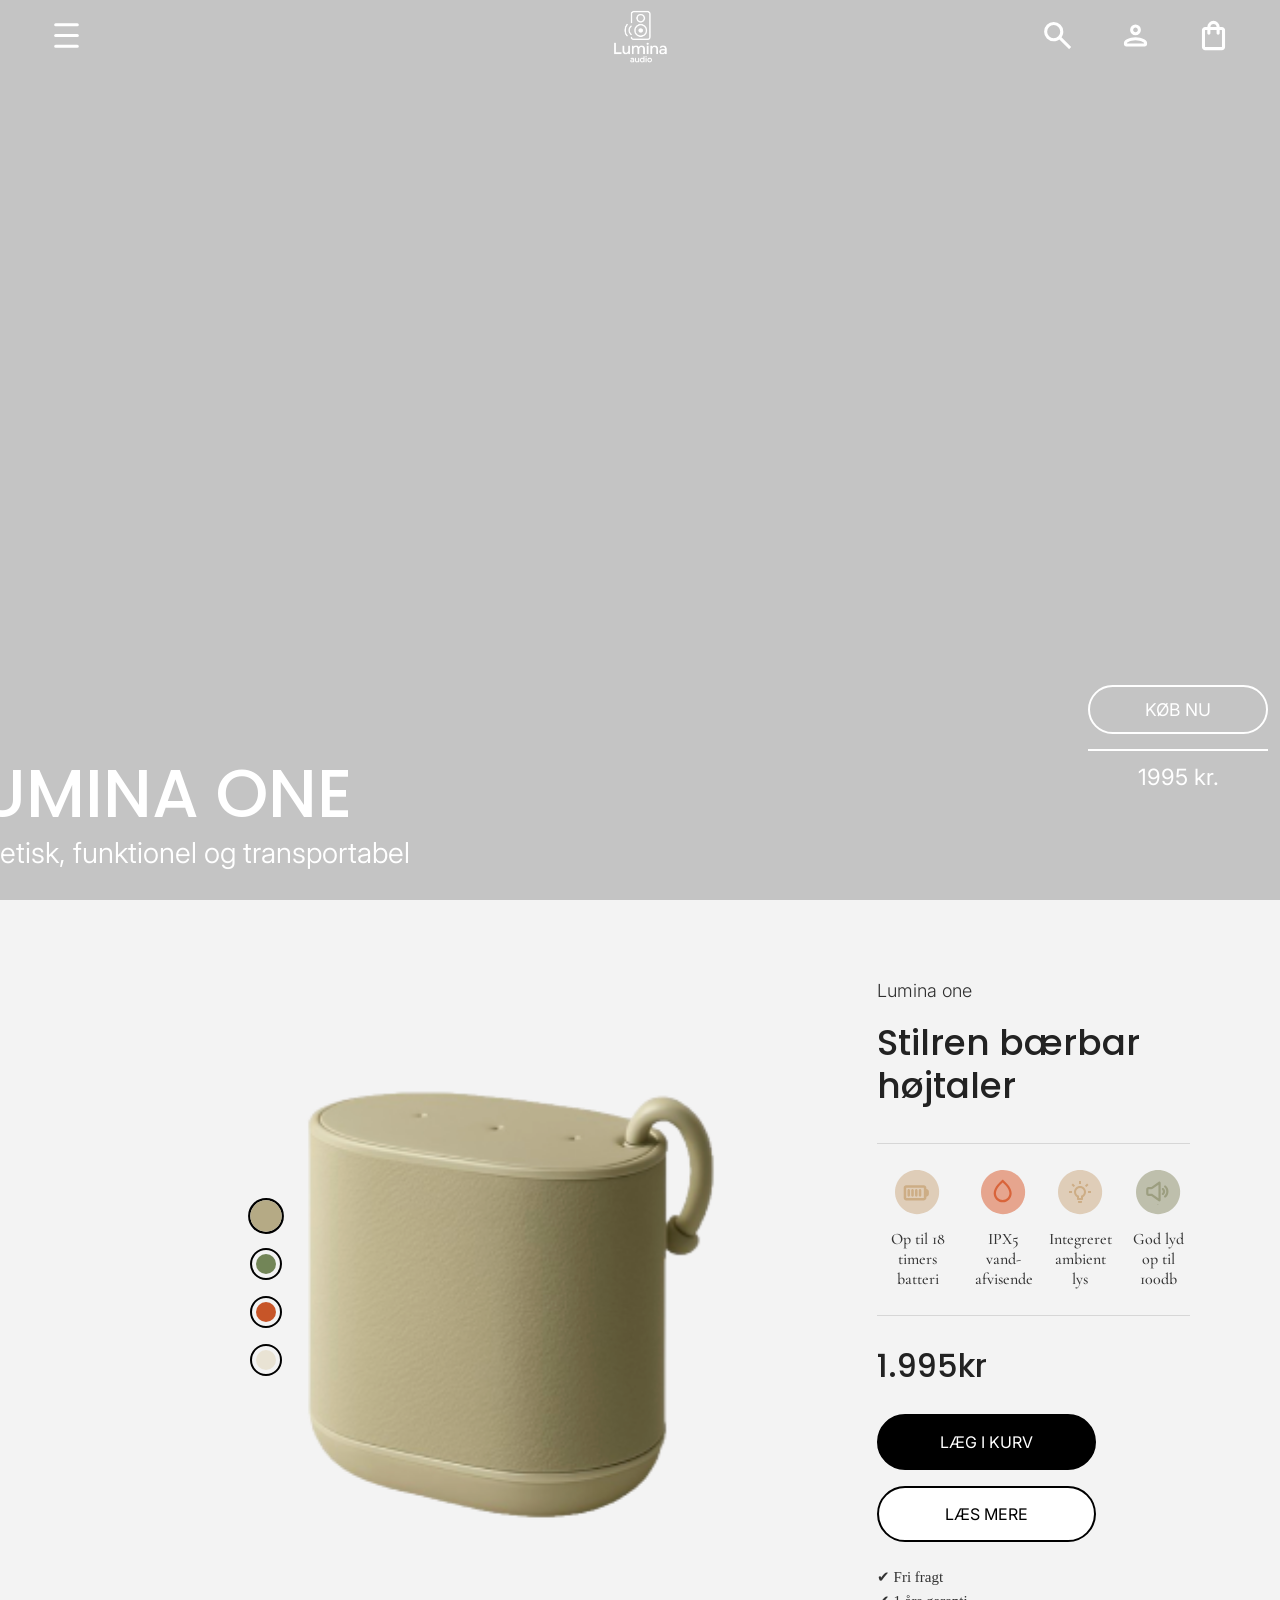
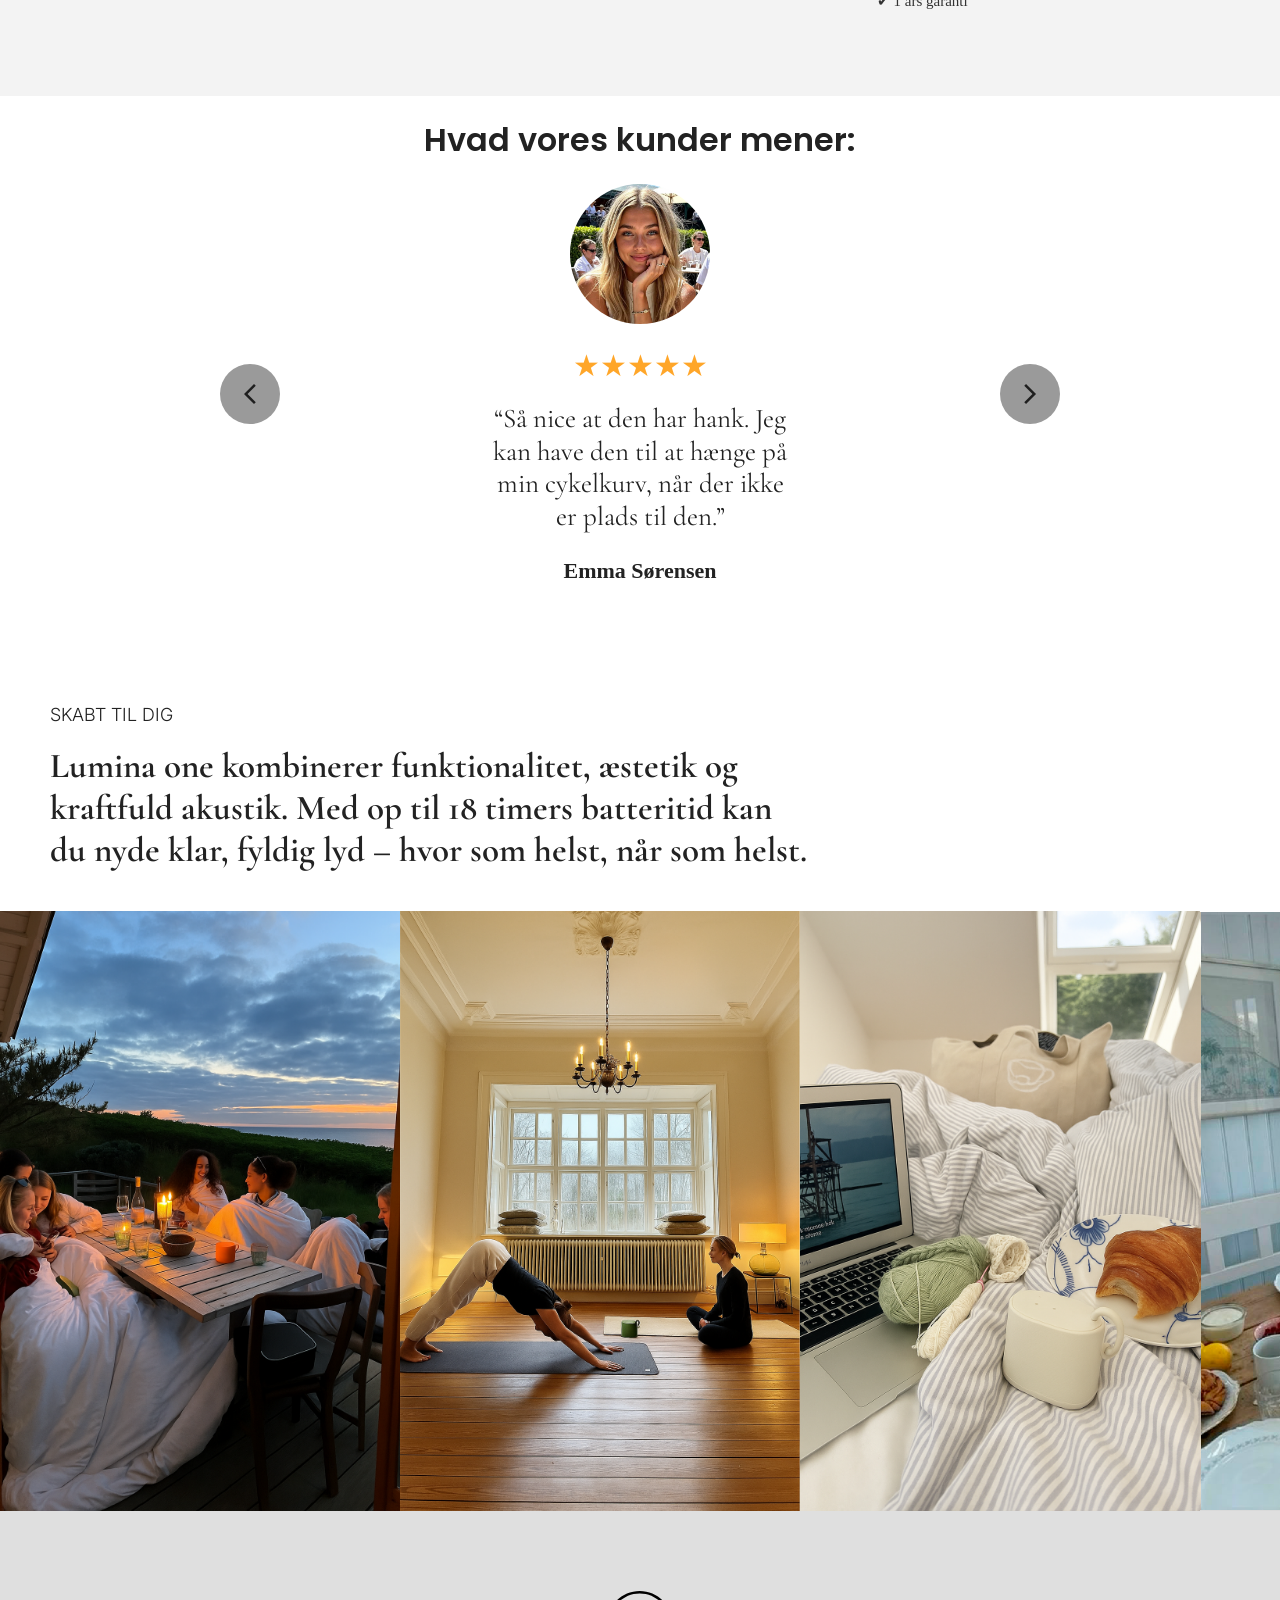
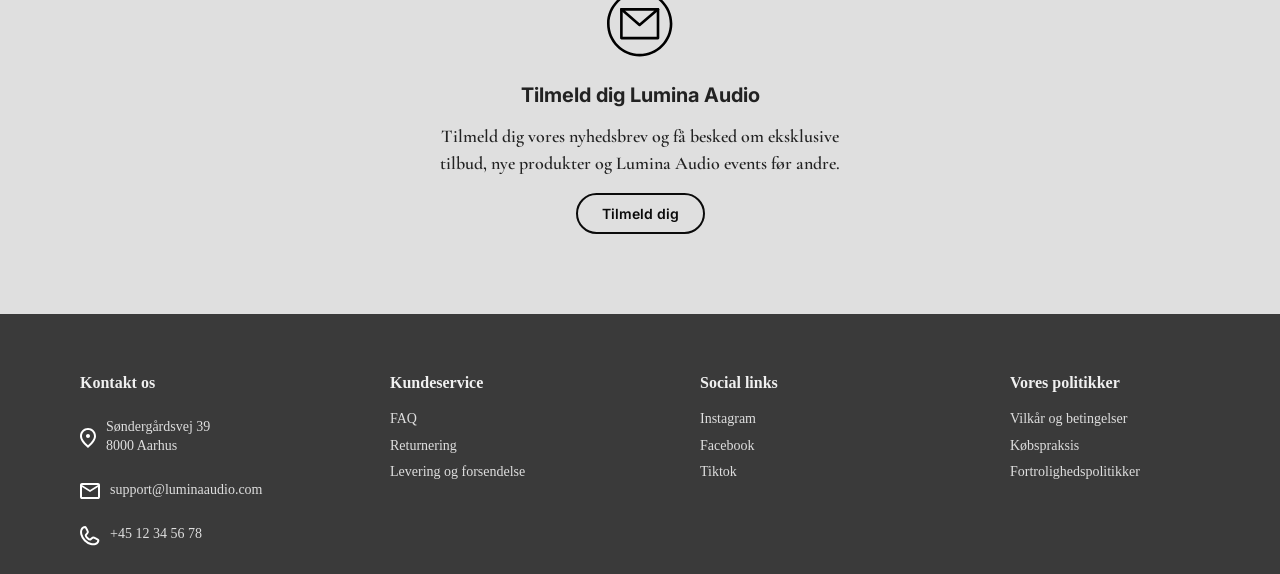
<file: index.html>
<!DOCTYPE html>
<html lang="da">
<head>
    <meta charset="UTF-8" />
    <meta name="viewport" content="width=device-width, initial-scale=1.0" />
    <title>Lumina Audio</title>
    <link rel="stylesheet" href="style.css" />
</head>
<body>

 <!-- Top-nav -->
           <nav class="top-nav">
              <ul class="nav-left">
              <li>
              <button class="menu-btn">
              <svg xmlns="http://www.w3.org/2000/svg" width="24" height="24" viewBox="0 0 24 24">
              <g fill="none" stroke="#fff" stroke-linecap="round" stroke-linejoin="round" stroke-width="2">
               <path d="M5 5L19 19M5 19L19 5">
               <animate fill="freeze" attributeName="d" dur="0.4s" values="M5 5L19 19M5 19L19 5;M5 5L19 5M5 19L19 19"/>
               </path>
               <path d="M12 12H12" opacity="0">
               <animate fill="freeze" attributeName="d" begin="0.2s" dur="0.4s" values="M12 12H12;M5 12H19"/>
               <set fill="freeze" attributeName="opacity" begin="0.2s" to="1"/>
               </path></g>
              </svg>
              </button>
             </li>
              </ul> 

               <a class="logo">
              <img src="images/Logohvid.png" alt="Logo" />
               </a> 

               <ul class="nav-right">
                <li class="search-container">
                <input type="text" class="search-input" placeholder="Søg..." />
                <button class="search-btn">
                <svg xmlns="http://www.w3.org/2000/svg" width="24" height="24" viewBox="0 0 24 24">
                <path fill="#fff" d="m19.485 20.154l-6.262-6.262q-.75.639-1.725.989t-1.96.35q-2.402 0-4.066-1.663T3.808 9.503T5.47 5.436t4.064-1.667t4.068 1.664T15.268 9.5q0 1.042-.369 2.017t-.97 1.668l6.262 6.261zM9.539 14.23q1.99 0 3.36-1.37t1.37-3.361t-1.37-3.36t-3.36-1.37t-3.361 1.37t-1.37 3.36t1.37 3.36t3.36 1.37"/>
                </svg>
                </button>
                </li>
  
              <li>
              <button class="person-btn">
              <svg xmlns="http://www.w3.org/2000/svg" width="24" height="24" viewBox="0 0 24 24">
               <path fill="#fff" d="M12 11.385q-1.237 0-2.119-.882T9 8.385t.881-2.12T12 5.386t2.119.88t.881 2.12t-.881 2.118t-2.119.882m-7 6.192v-.608q0-.619.36-1.158q.361-.54.97-.838q1.416-.679 2.834-1.018q1.417-.34 2.836-.34t2.837.34t2.832 1.018q.61.298.97.838q.361.539.361 1.158v.608q0 .44-.299.74q-.299.298-.74.298H6.04q-.441 0-.74-.299t-.3-.74m1 .039h12v-.647q0-.332-.215-.625q-.214-.292-.593-.494q-1.234-.598-2.546-.916T12 14.616t-2.646.318t-2.546.916q-.38.202-.593.494Q6 16.637 6 16.97zm6-7.231q.825 0 1.413-.588T14 8.384t-.587-1.412T12 6.384t-1.412.588T10 8.384t.588 1.413t1.412.587m0 7.232"/>
               </svg>
               </button>
               <div class="login-dropdown" id="loginDropdown">
              <input type="text" placeholder="E-mail eller brugernavn">
              <button class="login-btn">Log ind</button>
              <button class="signup-btn">Opret dig</button>
              </div>
               </li>

               <li>
                <button class="cart-btn">
                <svg xmlns="http://www.w3.org/2000/svg" width="24" height="24" viewBox="0 0 24 24">
                <path fill="#fff" d="M6.616 21q-.691 0-1.153-.462T5 19.385V8.615q0-.69.463-1.152T6.616 7H8.5v-.5q0-1.458 1.021-2.479T12 3t2.479 1.021T15.5 6.5V7h1.885q.69 0 1.152.463T19 8.616v10.769q0 .69-.463 1.153T17.385 21zm0-1h10.769q.23 0 .423-.192t.192-.424V8.616q0-.231-.192-.424T17.384 8H15.5v2.5q0 .214-.143.357T15 11t-.357-.143t-.143-.357V8h-5v2.5q0 .214-.143.357T9 11t-.357-.143T8.5 10.5V8H6.616q-.231 0-.424.192T6 8.616v10.769q0 .23.192.423t.423.192M9.5 7h5v-.5q0-1.056-.722-1.778T12 4t-1.778.722T9.5 6.5zM6 20V8z"/>
                </svg>
                </button>
                <div class="cart-dropdown" id="cartDropdown">
                <p>Kurven er tom</p>
                <button class="explore-btn" id="exploreBtn">Udforsk</button>
                </div>
                </li>
                </ul>
                </nav>  

    <!-- Hero section -->
    <section class="hero">
        <video class="hero-video" autoplay muted loop>
            <source src="video-mp4/video.mp4" type="video/mp4">
        </video>
        <div class="hero-overlay"></div>
        <div class="hero-text">
            <h1>LUMINA ONE</h1>
            <p class="sub-text">Æstetisk, funktionel og transportabel</p>
        </div>
        <div class="hero-btn-wrapper">
            <a href="#product-section" class="hero-btn">KØB NU</a>
            <div class="hero-divider"></div>
            <p class="hero-price">1995 kr.</p>
        </div>
    </section>

     <!-- Product section -->
    <section id="product-section" class="product-section">
        <ul class="color-options">
            <li>
                <button class="color-dot active"
                        data-img="images/beigehøjtaler.png"
                        style="--color:#B5AA85"
                        aria-label="Dusty Sand"></button>
            </li>
            <li>
                <button class="color-dot"
                        data-img="images/grønhøjtaler.png"
                        style="--color:#728557"
                        aria-label="Sage Green"></button>
            </li>
            <li>
                <button class="color-dot"
                        data-img="images/orangehøjtaler.png"
                        style="--color:#C75528"
                        aria-label="Terracotta Orange"></button>
            </li>
            <li>
                <button class="color-dot"
                        data-img="images/hvidhøjtaler.png"
                        style="--color:#E9E3D4"
                        aria-label="Moonlight White"></button>
            </li>
        </ul>

        <figure class="product-image">
            <img id="speakerImage" src="images/beigehøjtaler.png" alt="Lumina One højtaler">
        </figure>
        
        <!--Right-side of section-->
        <div class="product-right">
            <h4 class="product-subtitle">Lumina one</h4>
            <h1 class="product-title">Stilren bærbar højtaler</h1>

            <hr class="divider" />
            
            <!--Features on speaker-->
            <div class="features"> <div class="feature-item"> <svg width="45" height="45" viewBox="0 0 45 45" fill="none" xmlns="http://www.w3.org/2000/svg"> 
            <path d="M44.1514 22.0757C44.1514 34.2678 34.2678 44.1514 22.0757 44.1514C9.88364 44.1514 0 34.2678 0 22.0757C0 9.88364 9.88364 0 22.0757 0C34.2678 0 44.1514 9.88364 44.1514 22.0757Z" fill="#DFCDB8"/> 
            <path d="M28.8334 15.3048C29.4685 15.3046 30.0802 15.5444 30.5459 15.9763C31.0116 16.4081 31.2968 17 31.3445 17.6334L31.3508 17.8222V19.0809C31.9859 19.0807 32.5976 19.3205 33.0633 19.7524C33.529 20.1842 33.8142 20.7762 33.8619 21.4095L33.8682 21.5983V24.1157C33.8684 24.7508 33.6285 25.3625 33.1967 25.8282C32.7648 26.2939 32.1729 26.5792 31.5396 26.6268L31.3508 26.6331V27.8918C31.351 28.5269 31.1111 29.1386 30.6793 29.6043C30.2474 30.07 29.6555 30.3553 29.0222 30.4029L28.8334 30.4092H11.2115C10.5764 30.4094 9.96469 30.1695 9.49899 29.7377C9.03329 29.3058 8.74804 28.7139 8.7004 28.0806L8.69411 27.8918V17.8222C8.69391 17.1871 8.93377 16.5753 9.36562 16.1096C9.79747 15.6439 10.3894 15.3587 11.0227 15.3111L11.2115 15.3048H28.8334ZM28.8334 17.8222H11.2115V27.8918H28.8334V17.8222ZM13.7289 19.0809C14.0628 19.0809 14.3829 19.2135 14.619 19.4495C14.855 19.6856 14.9876 20.0057 14.9876 20.3396V25.3744C14.9876 25.7082 14.855 26.0284 14.619 26.2644C14.3829 26.5005 14.0628 26.6331 13.7289 26.6331C13.3951 26.6331 13.0749 26.5005 12.8389 26.2644C12.6028 26.0284 12.4702 25.7082 12.4702 25.3744V20.3396C12.4702 20.0057 12.6028 19.6856 12.8389 19.4495C13.0749 19.2135 13.3951 19.0809 13.7289 19.0809ZM17.505 19.0809C17.8133 19.0809 18.1109 19.1941 18.3413 19.399C18.5717 19.6038 18.7189 19.8861 18.7549 20.1923L18.7637 20.3396V25.3744C18.7634 25.6952 18.6405 26.0038 18.4203 26.2371C18.2001 26.4703 17.8991 26.6107 17.5788 26.6295C17.2585 26.6483 16.9432 26.5441 16.6972 26.3382C16.4511 26.1323 16.293 25.8402 16.2551 25.5217L16.2463 25.3744V20.3396C16.2463 20.0057 16.3789 19.6856 16.615 19.4495C16.851 19.2135 17.1712 19.0809 17.505 19.0809ZM21.2811 19.0809C21.615 19.0809 21.9351 19.2135 22.1712 19.4495C22.4072 19.6856 22.5398 20.0057 22.5398 20.3396V25.3744C22.5398 25.7082 22.4072 26.0284 22.1712 26.2644C21.9351 26.5005 21.615 26.6331 21.2811 26.6331C20.9473 26.6331 20.6272 26.5005 20.3911 26.2644C20.1551 26.0284 20.0224 25.7082 20.0224 25.3744V20.3396C20.0224 20.0057 20.1551 19.6856 20.3911 19.4495C20.6272 19.2135 20.9473 19.0809 21.2811 19.0809ZM25.0572 19.0809C25.3655 19.0809 25.6631 19.1941 25.8935 19.399C26.1239 19.6038 26.2711 19.8861 26.3071 20.1923L26.316 20.3396V25.3744C26.3156 25.6952 26.1928 26.0038 25.9725 26.2371C25.7523 26.4703 25.4513 26.6107 25.131 26.6295C24.8107 26.6483 24.4954 26.5441 24.2494 26.3382C24.0034 26.1323 23.8452 25.8402 23.8074 25.5217L23.7985 25.3744V20.3396C23.7985 20.0057 23.9312 19.6856 24.1672 19.4495C24.4033 19.2135 24.7234 19.0809 25.0572 19.0809Z" 
            fill="#CDAD85"/> 
            </svg> 
            <p>Op til 18 timers<br>batteri</p> 
          </div> 
          
          <div class="feature-item"> 
           <svg width="45" height="45" viewBox="0 0 45 45" fill="none" xmlns="http://www.w3.org/2000/svg"> 
           <path d="M44.1514 22.0757C44.1514 34.2678 34.2678 44.1514 22.0757 44.1514C9.88364 44.1514 0 34.2678 0 22.0757C0 9.88364 9.88364 0 22.0757 0C34.2678 0 44.1514 9.88364 44.1514 22.0757Z" fill="#E6A58E"/> 
           <path fill-rule="evenodd" clip-rule="evenodd" d="M21.6763 12.4046C20.4051 13.5215 19.2295 14.7426 18.1618 16.0552C16.3944 18.2546 14.9263 20.8534 14.9263 23.3092C14.9263 25.0995 15.6374 26.8163 16.9033 28.0822C18.1692 29.3481 19.886 30.0592 21.6763 30.0592C23.4665 30.0592 25.1834 29.3481 26.4492 28.0822C27.7151 26.8163 28.4263 25.0995 28.4263 23.3092C28.4263 20.8534 26.9581 18.2546 25.1908 16.0552C24.123 14.7426 22.9474 13.5215 21.6763 12.4046ZM20.8314 10.1704C21.0692 9.97413 21.3679 9.8668 21.6763 9.8668C21.9846 9.8668 22.2833 9.97413 22.5211 10.1704C24.138 11.5144 25.6192 13.0137 26.9435 14.6467C28.7885 16.9406 30.6763 20.0535 30.6763 23.3092C30.6763 25.6962 29.728 27.9854 28.0402 29.6732C26.3524 31.361 24.0632 32.3092 21.6763 32.3092C19.2893 32.3092 17.0001 31.361 15.3123 29.6732C13.6245 27.9854 12.6763 25.6962 12.6763 23.3092C12.6763 20.0535 14.564 16.9406 16.409 14.6456C17.733 13.013 19.215 11.5141 20.8314 10.1704Z" fill="#D9643A"/>
           </svg> 
           <p>IPX5 vand-<br>afvisende</p> </div> 
            
            <div class="feature-item"> <svg width="45" height="45" viewBox="0 0 45 45" fill="none" xmlns="http://www.w3.org/2000/svg"> 
            <path d="M44.1514 22.0757C44.1514 34.2678 34.2678 44.1514 22.0757 44.1514C9.88364 44.1514 0 34.2678 0 22.0757C0 9.88364 9.88364 0 22.0757 0C34.2678 0 44.1514 9.88364 44.1514 22.0757Z" fill="#DFCDB8"/>
            <path d="M30 21H33V23H30V21ZM11 21H14V23H11V21ZM23 11V14H21V11H23ZM14.92 13.5L17.05 15.64L15.63 17.05L13.5 14.93L14.92 13.5ZM26.95 15.63L29.07 13.5L30.5 14.93L28.37 17.05L26.95 15.63ZM22 16C23.5913 16 25.1174 16.6321 26.2426 17.7574C27.3679 18.8826 28 20.4087 28 22C28 24.22 26.79 26.16 25 27.2V29C25 29.2652 24.8946 29.5196 24.7071 29.7071C24.5196 29.8946 24.2652 30 24 30H20C19.7348 30 19.4804 29.8946 19.2929 29.7071C19.1054 29.5196 19 29.2652 19 29V27.2C17.21 26.16 16 24.22 16 22C16 20.4087 16.6321 18.8826 17.7574 17.7574C18.8826 16.6321 20.4087 16 22 16ZM24 31V32C24 32.2652 23.8946 32.5196 23.7071 32.7071C23.5196 32.8946 23.2652 33 23 33H21C20.7348 33 20.4804 32.8946 20.2929 32.7071C20.1054 32.5196 20 32.2652 20 32V31H24ZM21 28H23V25.87C24.73 25.43 26 23.86 26 22C26 20.9391 25.5786 19.9217 24.8284 19.1716C24.0783 18.4214 23.0609 18 22 18C20.9391 18 19.9217 18.4214 19.1716 19.1716C18.4214 19.9217 18 20.9391 18 22C18 23.86 19.27 25.43 21 25.87V28Z" fill="#CDAD85"/> 
           </svg> 
           <p>Integreret<br>ambient lys</p> </div> 
           
            <div class="feature-item"> <svg width="45" height="45" viewBox="0 0 45 45" fill="none" xmlns="http://www.w3.org/2000/svg"> 
            <path d="M44.1514 22.0757C44.1514 34.2678 34.2678 44.1514 22.0757 44.1514C9.88364 44.1514 0 34.2678 0 22.0757C0 9.88364 9.88364 0 22.0757 0C34.2678 0 44.1514 9.88364 44.1514 22.0757Z" fill="#BEBFAC"/> 
            <path fill-rule="evenodd" clip-rule="evenodd" d="M21.9944 34.0302L21.9822 34.0324L21.9031 34.0714L21.8809 34.0759L21.8653 34.0714L21.7862 34.0324C21.7743 34.0287 21.7654 34.0306 21.7595 34.038L21.755 34.0491L21.7361 34.5257L21.7417 34.548L21.7528 34.5624L21.8686 34.6448L21.8853 34.6493L21.8987 34.6448L22.0145 34.5624L22.0278 34.5446L22.0323 34.5257L22.0134 34.0502C22.0104 34.0384 22.0041 34.0317 21.9944 34.0302ZM22.2895 33.9044L22.275 33.9066L22.069 34.0102L22.0579 34.0213L22.0546 34.0335L22.0746 34.5123L22.0802 34.5257L22.0891 34.5335L22.3129 34.637C22.327 34.6408 22.3377 34.6378 22.3452 34.6281L22.3496 34.6125L22.3118 33.9289C22.3081 33.9155 22.3006 33.9073 22.2895 33.9044ZM21.4934 33.9066C21.4885 33.9036 21.4826 33.9027 21.477 33.9039C21.4714 33.9052 21.4665 33.9085 21.4633 33.9133L21.4566 33.9289L21.4188 34.6125C21.4195 34.6259 21.4258 34.6348 21.4377 34.6393L21.4544 34.637L21.6782 34.5335L21.6893 34.5246L21.6938 34.5123L21.7127 34.0335L21.7094 34.0202L21.6982 34.009L21.4934 33.9066Z" fill="#9C9E80"/> 
            <path fill-rule="evenodd" clip-rule="evenodd" d="M24.6745 12.8031V30.1865C24.6746 30.4117 24.6126 30.6325 24.4954 30.8247C24.3781 31.0169 24.2102 31.1731 24.01 31.2761C23.8097 31.3791 23.585 31.4249 23.3605 31.4085C23.1359 31.3921 22.9202 31.3141 22.7371 31.1831L15.4105 25.9487H12.4264C11.8358 25.9487 11.2693 25.714 10.8517 25.2964C10.4341 24.8788 10.1995 24.3124 10.1995 23.7217V19.2679C10.1995 18.6772 10.4341 18.1108 10.8517 17.6932C11.2693 17.2755 11.8358 17.0409 12.4264 17.0409H15.4105L22.7371 11.8076C22.9201 11.6767 23.1357 11.5987 23.3602 11.5823C23.5846 11.5658 23.8093 11.6115 24.0095 11.7144C24.2096 11.8172 24.3776 11.9732 24.4949 12.1653C24.6123 12.3573 24.6744 12.578 24.6745 12.8031ZM22.4476 14.7516L16.7043 18.8514C16.327 19.1217 15.8746 19.2673 15.4105 19.2679H12.4264V23.7217H15.4105C15.8744 23.7217 16.3267 23.8665 16.7043 24.1359L22.4476 28.2391V14.7516ZM28.2989 15.7727C28.4959 15.5527 28.7722 15.4199 29.067 15.4037C29.3618 15.3874 29.6511 15.4889 29.8711 15.6858C30.6883 16.4169 31.3421 17.3122 31.7898 18.3131C32.2374 19.3141 32.4688 20.3983 32.4688 21.4948C32.4688 22.5913 32.2374 23.6755 31.7898 24.6765C31.3421 25.6774 30.6883 26.5727 29.8711 27.3038C29.7624 27.4029 29.6352 27.4795 29.4967 27.5292C29.3583 27.5788 29.2114 27.6006 29.0645 27.5932C28.9176 27.5857 28.7736 27.5493 28.6409 27.4859C28.5081 27.4225 28.3893 27.3334 28.2912 27.2238C28.193 27.1142 28.1176 26.9863 28.0692 26.8474C28.0208 26.7085 28.0004 26.5614 28.0092 26.4145C28.018 26.2677 28.0558 26.1241 28.1205 25.9919C28.1851 25.8598 28.2752 25.7418 28.3857 25.6447C28.9697 25.1225 29.4368 24.4829 29.7567 23.7678C30.0765 23.0527 30.2419 22.2782 30.2419 21.4948C30.2419 19.8469 29.527 18.366 28.3857 17.3449C28.1657 17.1479 28.033 16.8716 28.0167 16.5768C28.0004 16.2819 28.1019 15.9927 28.2989 15.7727ZM27.6442 18.1755C28.1111 18.5933 28.4847 19.1049 28.7404 19.6768C28.9962 20.2488 29.1284 20.8683 29.1284 21.4948C29.1284 22.1213 28.9962 22.7408 28.7404 23.3128C28.4847 23.8847 28.1111 24.3963 27.6442 24.814C27.433 25.0016 27.1585 25.1019 26.8762 25.0946C26.5938 25.0874 26.3248 24.9731 26.1236 24.775C25.9223 24.5768 25.8039 24.3096 25.7922 24.0275C25.7806 23.7453 25.8766 23.4692 26.0608 23.2552L26.1588 23.155C26.6153 22.7452 26.9015 22.154 26.9015 21.4948C26.9017 20.9248 26.6833 20.3765 26.2913 19.9627L26.1588 19.8346C25.9419 19.6368 25.812 19.3614 25.7971 19.0682C25.7823 18.7751 25.8838 18.4879 26.0796 18.2693C26.2754 18.0506 26.5496 17.918 26.8426 17.9005C27.1356 17.8829 27.4237 17.9818 27.6442 18.1755Z" fill="#9C9E80"/> 
           </svg> 
           <p>God lyd<br>op til 100db</p> </div> </div>

            <hr class="divider" />

            <div class="price">1.995kr</div>

            <div class="cart-btn-wrapper">
           <button class="btn-primary">LÆG I KURV</button>
           </div>


            <button class="btn-secondary" onclick="window.location.href='product.html'">LÆS MERE</button>



            <ul class="benefits">
                <li>✔ Fri fragt</li>
                <li>✔ 1 års garanti</li>
            </ul>
        </div>
    </section> 

      <!-- Reviews -->
   <section class="reviews">

    <h2>Hvad vores kunder mener:</h2>

    <div class="reviews-slider">

        <button class="reviews-btn prev"><svg xmlns="http://www.w3.org/2000/svg" height="24px" viewBox="0 -960 960 960" width="24px" fill="#1f1f1f"><path d="M640-80 240-480l400-400 71 71-329 329 329 329-71 71Z"/></svg></button>

        <div class="reviews-track">

            <!-- === Review 1 === -->
            <div class="reviews-box">
                 <img src="images/Emma.png" class="profile" />
                <div> <span class="stars">★★★★★</div>
                <p class="quote">“Så nice at den har hank. Jeg kan have den til at hænge på min cykelkurv, når der ikke er plads til den.”</p>
                <p class="name">Emma Sørensen</p>
            </div>



            <!-- === Review 2 === -->
            <div class="reviews-box">
                <img src="images/Maria.png" class="profile" />
                <div class="stars">★★★★</div>
                <p class="quote">“Perfekt til enhver lejlighed. Og så kommer den i de sødeste farver. Kan helt klart anbefales.”</p>
                <p class="name">Maria Rasmussen</p>
            </div>
            

            <!-- === Review 3 === -->
            <div class="reviews-box">
                <img src="images/Sofie.png" class="profile" />
                <div class="stars">★★★★★</div>
                <p class="quote">“Batteriet holder længe. Den klæder min lejlighed og bliver brugt hver gang veninderne er forbi”</p>
                <p class="name">Sofie Andersen</p> 
            </div>

        </div>

        <button class="reviews-btn next"><svg xmlns="http://www.w3.org/2000/svg" height="24px" viewBox="0 -960 960 960" width="24px" fill="#1f1f1f"><path d="m321-80-71-71 329-329-329-329 71-71 400 400L321-80Z"/></svg></button>

    </div>

</section>

 <!-- Text-section -->
    <section class="text-section">
        <h3>SKABT TIL DIG</h3>
        <p> Lumina one kombinerer funktionalitet, æstetik og kraftfuld akustik. Med op til 18 timers batteritid kan du nyde klar, fyldig lyd – hvor som helst, når som helst.</p>
    </section>



    <!-- Gallery -->
<section class="gallery">
  <div class="gallery-track">
    <img src="images/aften.png" />
    <img src="images/yoga.png" />
    <img src="images/croissant.png" />
    <img src="images/morgenmad.png" />
    <img src="images/hotdog.png" />
    <img src="images/hygge.png" />
  </div>
</section>


<!--Newsletter-->
<section class="newsletter">
  <div class="nl-inner">

  
    <div class="nl-icon">
   <svg width="66" height="66" viewBox="0 0 66 66" fill="none" xmlns="http://www.w3.org/2000/svg">
  <path fill-rule="evenodd" clip-rule="evenodd" d="M51 17H14.3846C14.0378 17 13.7052 17.1378 13.4599 17.383C13.2147 17.6283 13.0769 17.9609 13.0769 18.3077V47.0769C13.0769 47.4237 13.2147 47.7564 13.4599 48.0016C13.7052 48.2468 14.0378 48.3846 14.3846 48.3846H51C51.3468 48.3846 51.6794 48.2468 51.9247 48.0016C52.1699 47.7564 52.3077 47.4237 52.3077 47.0769V18.3077C52.3077 17.9609 52.1699 17.6283 51.9247 17.383C51.6794 17.1378 51.3468 17 51 17ZM15.6923 45.7692V19.6154H49.6923V45.7692H15.6923Z" fill="black"/>
  <path fill-rule="evenodd" clip-rule="evenodd" d="M51.8474 19.3015L33.422 34.9938C33.1848 35.1961 32.8832 35.3069 32.5715 35.3065C32.2598 35.306 31.9586 35.1942 31.722 34.9912L13.5294 19.2989C13.3269 19.1247 13.1826 18.8925 13.116 18.6338C13.0493 18.3751 13.0635 18.1021 13.1567 17.8517C13.2499 17.6013 13.4175 17.3855 13.637 17.2332C13.8565 17.0809 14.1174 16.9995 14.3846 17H51C51.2671 17.0005 51.5276 17.0828 51.7466 17.2358C51.9655 17.3888 52.1324 17.6052 52.2246 17.8559C52.3169 18.1065 52.3303 18.3794 52.2628 18.6379C52.1954 18.8963 52.0504 19.1279 51.8474 19.3015ZM47.4483 19.6154H17.9023L32.5798 32.2765L47.4483 19.6154Z" fill="black"/>
  <path fill-rule="evenodd" clip-rule="evenodd" d="M32.6923 62.7692C49.3026 62.7692 62.7692 49.3026 62.7692 32.6923C62.7692 16.082 49.3026 2.61538 32.6923 2.61538C16.082 2.61538 2.61538 16.082 2.61538 32.6923C2.61538 49.3026 16.082 62.7692 32.6923 62.7692ZM32.6923 65.3846C50.7489 65.3846 65.3846 50.7489 65.3846 32.6923C65.3846 14.6357 50.7489 0 32.6923 0C14.6357 0 0 14.6357 0 32.6923C0 50.7489 14.6357 65.3846 32.6923 65.3846Z" fill="black"/>
   </svg> 
    </div>

    <h2>Tilmeld dig Lumina Audio</h2>

    <p>
      Tilmeld dig vores nyhedsbrev og få besked om eksklusive tilbud, nye produkter og Lumina Audio events før andre.
    </p>

    <a class="nl-btn" id="nl-button" href="#">Tilmeld dig</a>

<input 
  type="email" 
  id="nl-email" 
  placeholder="Indtast din e-mail" 
  style="display:none; margin-top:15px; padding:10px; width:100%; max-width:300px;"
>
  </div>
</section>


<!-- Footer -->
<footer class="footer">

    <div class="footer-columns">

        <div class="footer-col">
            <h4>Kontakt os</h4>

            <div class="footer-item">
                <!-- Location -->
                <svg width="16" height="20" viewBox="0 0 16 20" fill="none" xmlns="http://www.w3.org/2000/svg">
              <path d="M8 10C6.9 10 6 9.1 6 8C6 6.9 6.9 6 8 6C9.1 6 10 6.9 10 8C10 9.1 9.1 10 8 10ZM14 8.2C14 4.57 11.35 2 8 2C4.65 2 2 4.57 2 8.2C2 10.54 3.95 13.64 8 17.34C12.05 13.64 14 10.54 14 8.2ZM8 0C12.2 0 16 3.22 16 8.2C16 11.52 13.33 15.45 8 20C2.67 15.45 0 11.52 0 8.2C0 3.22 3.8 0 8 0Z" fill="white"/>
               </svg>

                <p>Søndergårdsvej 39<br>8000 Aarhus</p>
            </div>

            <div class="footer-item">
                <!-- Mail -->
               <svg width="20" height="16" viewBox="0 0 20 16" fill="none" xmlns="http://www.w3.org/2000/svg">
                <path d="M2 16C1.45 16 0.979333 15.8043 0.588 15.413C0.196667 15.0217 0.000666667 14.5507 0 14V2C0 1.45 0.196 0.979333 0.588 0.588C0.98 0.196666 1.45067 0.000666667 2 0H18C18.55 0 19.021 0.196 19.413 0.588C19.805 0.98 20.0007 1.45067 20 2V14C20 14.55 19.8043 15.021 19.413 15.413C19.0217 15.805 18.5507 16.0007 18 16H2ZM10 9L2 4V14H18V4L10 9ZM10 7L18 2H2L10 7ZM2 4V2V14V4Z" fill="white"/>
               </svg>   
                <p>support@luminaaudio.com</p>
            </div>

            <div class="footer-item">
                <!-- Phone -->
                <svg width="20" height="20" viewBox="0 0 20 20" fill="none" xmlns="http://www.w3.org/2000/svg">
                <path d="M5.375 1C5.875 1 7.875 5.5 7.875 6C7.875 7 6.375 8 5.875 9C5.375 10 6.375 11 7.375 12C7.765 12.39 9.375 14 10.375 13.5C11.375 13 12.375 11.5 13.375 11.5C13.875 11.5 18.375 13.5 18.375 14C18.375 16 16.875 17.5 15.375 18C13.875 18.5 12.875 18.5 10.875 18C8.875 17.5 7.375 17 4.875 14.5C2.375 12 1.875 10.5 1.375 8.5C0.875 6.5 0.875 5.5 1.375 4C1.875 2.5 3.375 1 5.375 1Z" stroke="white" stroke-width="2" stroke-linecap="round" stroke-linejoin="round"/>
                </svg>
                <p>+45 12 34 56 78</p>
            </div>
        </div>

        <div class="footer-col">
            <h4>Kundeservice</h4>
            <p>FAQ</p>
            <p>Returnering</p>
            <p>Levering og forsendelse</p>
        </div>

       
        <div class="footer-col">
            <h4>Social links</h4>
            <p>Instagram</p>
            <p>Facebook</p>
            <p>Tiktok</p>
        </div>

     
        <div class="footer-col">
            <h4>Vores politikker</h4>
            <p>Vilkår og betingelser</p>
            <p>Købspraksis</p>
            <p>Fortrolighedspolitikker</p>
        </div>

    </div>

</footer>


    <script src="script.js"></script>

</body>
</html>
</file>
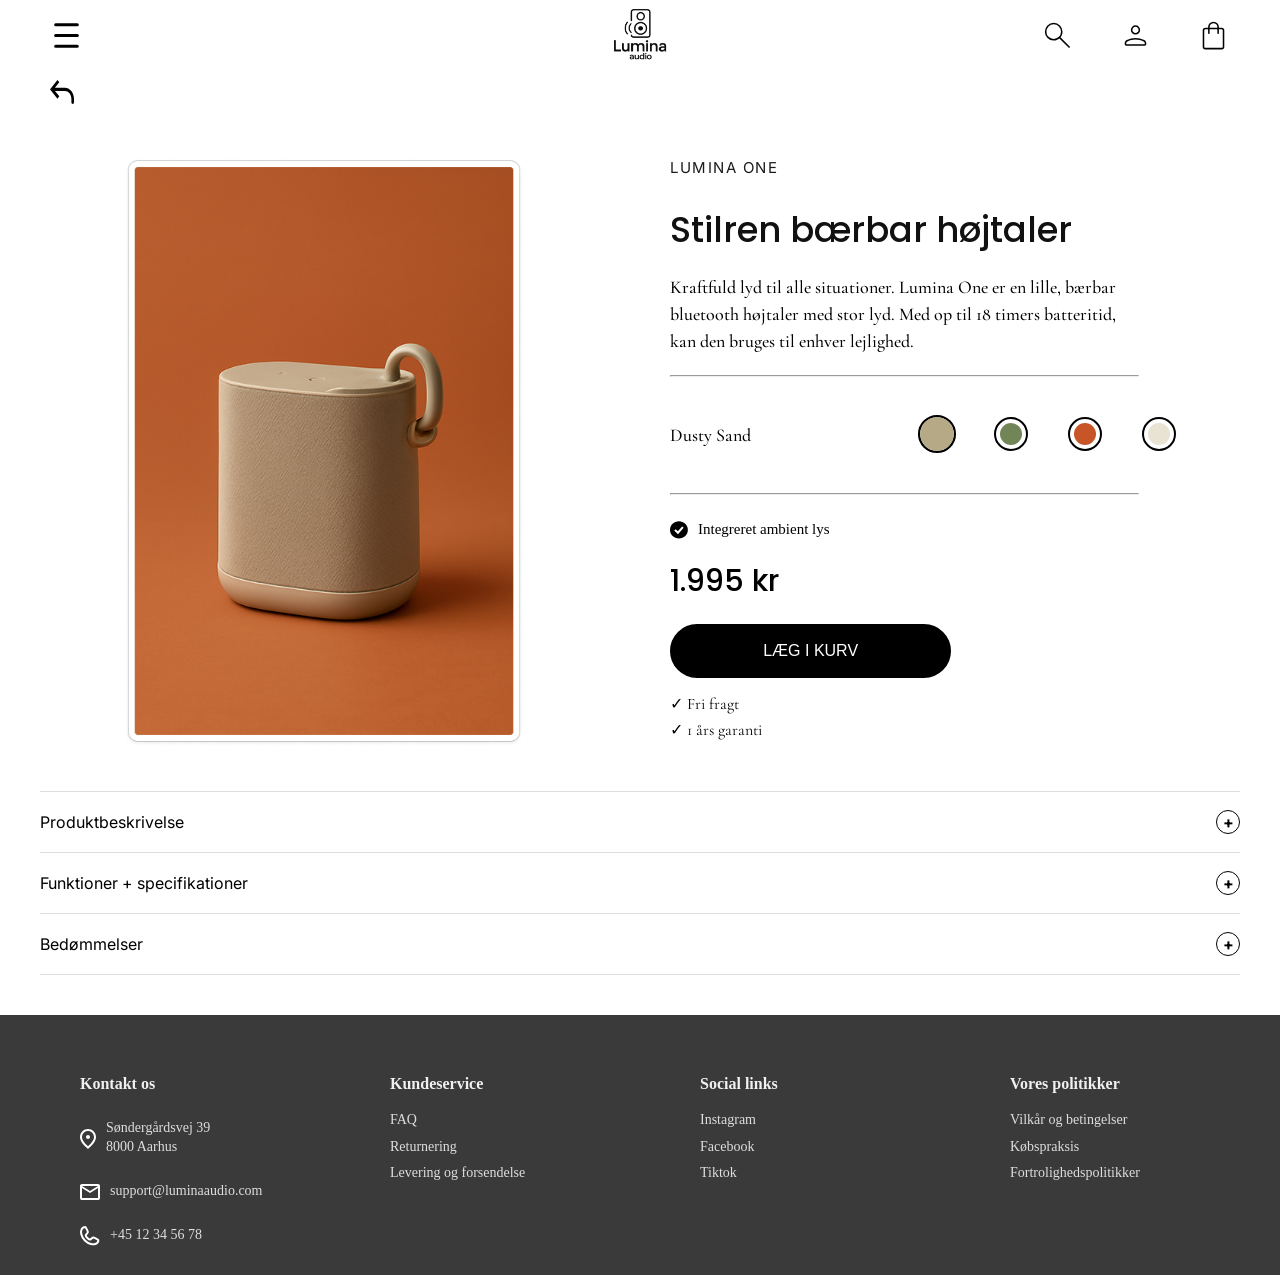
<file: product.html>
<!DOCTYPE html>
<html lang="da">
<head>
  <meta charset="UTF-8" />
  <meta name="viewport" content="width=device-width, initial-scale=1.0"/>
  <title>Lumina One Produkt</title>
  <link rel="stylesheet" href="product.css"/>
</head>
<body>

 <!-- Top-nav -->
           <nav class="top-nav">
              <ul class="nav-left">
              <li>
              <button class="menu-btn">
           <svg xmlns="http://www.w3.org/2000/svg" width="24" height="24" viewBox="0 0 24 24"><g fill="none" stroke="#000" stroke-linecap="round" stroke-linejoin="round" stroke-width="2">
        <path d="M5 5L19 19M5 19L19 5"><animate fill="freeze" attributeName="d" dur="0.4s" values="M5 5L19 19M5 19L19 5;M5 5L19 5M5 19L19 19"/>
        </path><path d="M12 12H12" opacity="0"><animate fill="freeze" attributeName="d" begin="0.2s" dur="0.4s" values="M12 12H12;M5 12H19"/>
        <set fill="freeze" attributeName="opacity" begin="0.2s" to="1"/></path></g>
         </svg>
        </button>
        </li>
         </ul> 

               <a class="logo">
              <img src="images/Logosort.png" alt="Logo" />
               </a> 

               <ul class="nav-right">
                <li class="search-container">
                <input type="text" class="search-input" placeholder="Søg..." />
                <button class="search-btn">
              <svg xmlns="http://www.w3.org/2000/svg" width="24" height="24" viewBox="0 0 24 24">
             <path fill="#000" d="m19.485 20.154l-6.262-6.262q-.75.639-1.725.989t-1.96.35q-2.402 0-4.066-1.663T3.808 9.503T5.47 5.436t4.064-1.667t4.068 1.664T15.268 9.5q0 1.042-.369 2.017t-.97 1.668l6.262 6.261zM9.539 14.23q1.99 0 3.36-1.37t1.37-3.361t-1.37-3.36t-3.36-1.37t-3.361 1.37t-1.37 3.36t1.37 3.36t3.36 1.37"/>
             </svg>
              </button>
              </li>
  
              <li>
              <button class="person-btn">
              <svg xmlns="http://www.w3.org/2000/svg" width="24" height="24" viewBox="0 0 24 24">
             <path fill="#000" d="M12 11.385q-1.237 0-2.119-.882T9 8.385t.881-2.12T12 5.386t2.119.88t.881 2.12t-.881 2.118t-2.119.882m-7 6.192v-.608q0-.619.36-1.158q.361-.54.97-.838q1.416-.679 2.834-1.018q1.417-.34 2.836-.34t2.837.34t2.832 1.018q.61.298.97.838q.361.539.361 1.158v.608q0 .44-.299.74q-.299.298-.74.298H6.04q-.441 0-.74-.299t-.3-.74m1 .039h12v-.647q0-.332-.215-.625q-.214-.292-.593-.494q-1.234-.598-2.546-.916T12 14.616t-2.646.318t-2.546.916q-.38.202-.593.494Q6 16.637 6 16.97zm6-7.231q.825 0 1.413-.588T14 8.384t-.587-1.412T12 6.384t-1.412.588T10 8.384t.588 1.413t1.412.587m0 7.232"/>
             </svg>
               </button>
                <div class="login-dropdown" id="loginDropdown">
              <input type="text" placeholder="E-mail eller brugernavn">
              <button class="login-btn">Log ind</button>
              <button class="signup-btn">Opret dig</button>
               </li>

               <li>
                <button class="cart-btn">
                <svg xmlns="http://www.w3.org/2000/svg" width="24" height="24" viewBox="0 0 24 24"><path fill="#000" d="M6.616 21q-.691 0-1.153-.462T5 19.385V8.615q0-.69.463-1.152T6.616 7H8.5v-.5q0-1.458 1.021-2.479T12 3t2.479 1.021T15.5 6.5V7h1.885q.69 0 1.152.463T19 8.616v10.769q0 .69-.463 1.153T17.385 21zm0-1h10.769q.23 0 .423-.192t.192-.424V8.616q0-.231-.192-.424T17.384 8H15.5v2.5q0 .214-.143.357T15 11t-.357-.143t-.143-.357V8h-5v2.5q0 .214-.143.357T9 11t-.357-.143T8.5 10.5V8H6.616q-.231 0-.424.192T6 8.616v10.769q0 .23.192.423t.423.192M9.5 7h5v-.5q0-1.056-.722-1.778T12 4t-1.778.722T9.5 6.5zM6 20V8z"/>
                </svg>
                </button>
                <div class="cart-dropdown" id="cartDropdown">
                <p>Kurven er tom</p>
                <button class="explore-btn" id="exploreBtn">Udforsk</button>
                </div>
                </li>
                </ul>
                </nav>  

                <!--Back button-->
                <div class="back-button" onclick="history.back()">
              <svg width="32" height="32" viewBox="0 0 32 32" fill="none" xmlns="http://www.w3.org/2000/svg">
            <path d="M2.45726 12.4175L1.22863 13.9558L0 12.4175L1.22863 10.8792L2.45726 12.4175ZM32 29.8242C32 30.4012 31.8169 30.9547 31.491 31.3627C31.1651 31.7708 30.7231 32 30.2622 32C29.8013 32 29.3593 31.7708 29.0334 31.3627C28.7075 30.9547 28.5244 30.4012 28.5244 29.8242H32ZM9.91767 24.835L1.22863 13.9558L3.68589 10.8792L12.3749 21.7583L9.91767 24.835ZM1.22863 10.8792L9.91767 0L12.3749 3.07663L3.68589 13.9558L1.22863 10.8792ZM2.45726 10.2417H19.8353V14.5933H2.45726V10.2417ZM32 25.4725V29.8242H28.5244V25.4725H32ZM19.8353 10.2417C23.0616 10.2417 26.1557 11.8463 28.4371 14.7027C30.7184 17.559 32 21.433 32 25.4725H28.5244C28.5244 22.5872 27.6089 19.82 25.9794 17.7798C24.3499 15.7395 22.1398 14.5933 19.8353 14.5933V10.2417Z" fill="black"/>
            </svg> </div>

            <!-- Product section -->
      <main class="product-page">

  <!-- Image -->
  <div class="product-image">
    <img id= "product-image" src="images/dustysand.png" alt="Højtaler"/>
  </div>

  <!-- Info -->
  <div class="product-info">

    <h4 class="subtitle">Lumina one</h4>
    <h1 class="title">Stilren bærbar højtaler</h1>

    <p class="description">
      Kraftfuld lyd til alle situationer. Lumina One er en lille, bærbar bluetooth
      højtaler med stor lyd. Med op til 18 timers batteritid, kan den bruges til
      enhver lejlighed.
    </p>
      
     <hr class="divider" />

   <ul class="color-picker">
    <span id="colorName" class="color-name">Dusty Sand</span>

            <li>
                <button class="color-dot active"
                        data-img="images/dustysand.png"
                        data-name="Dusty Sand"
                        style="--color:#B5AA85"
                        aria-label="Dusty Sand"></button>
            </li>
            <li>
                <button class="color-dot"
                        data-img="images/sagegreen.png"
                        data-name="Sage Green"
                        style="--color:#728557"
                        aria-label="Sage Green"></button>
            </li>
            <li>
                <button class="color-dot"
                        data-img="images/terracottaorange.png"
                        data-name="Terracotta Orange"
                        style="--color:#C75528"
                        aria-label="Terracotta Orange"></button>
            </li>
            <li>
                <button class="color-dot"
                        data-img="images/moonlightwhite.png"
                        data-name="Moonlight White" 
                        style="--color:#E9E3D4"
                        aria-label="Moonlight White"></button>
            </li>
        </ul>
        
     <hr class="divider" /> 

    <div class="feature">
      <span class="check">
        <svg width="29" height="28" viewBox="0 0 29 28" fill="none" xmlns="http://www.w3.org/2000/svg">
        <path fill-rule="evenodd" clip-rule="evenodd" d="M14.3727 27.7133C16.2602 27.7133 18.1292 27.3549 19.8729 26.6586C21.6167 25.9622 23.2012 24.9415 24.5358 23.6548C25.8704 22.3681 26.9291 20.8405 27.6514 19.1594C28.3737 17.4782 28.7455 15.6763 28.7455 13.8567C28.7455 12.037 28.3737 10.2351 27.6514 8.55395C26.9291 6.87278 25.8704 5.34523 24.5358 4.05852C23.2012 2.77181 21.6167 1.75114 19.8729 1.05478C18.1292 0.358413 16.2602 -2.71154e-08 14.3727 0C10.5608 5.4762e-08 6.90509 1.45989 4.20968 4.05852C1.51427 6.65715 0 10.1816 0 13.8567C0 17.5317 1.51427 21.0562 4.20968 23.6548C6.90509 26.2534 10.5608 27.7133 14.3727 27.7133ZM21.9871 10.2231L19.5341 8.25241L12.6672 16.1954L9.11391 12.7681L6.85579 14.9452L12.8828 20.7557L21.9871 10.2231Z" fill="black"/>
        </svg>
    </span> Integreret ambient lys </div>

    <p class="price">1.995 kr</p>

      <div class="cart-btn-wrapper">
           <button class="cta-button">LÆG I KURV</button>
           </div> 

    <div class="extras">
      <span>✓ Fri fragt</span>
      <span>✓ 1 års garanti</span>
    </div>

  </div>
</main>



<!-- Fold-menu section -->
<section class="fold-menu">

  <div class="menu-item">
    <button class="menu-title">
      <span>Produktbeskrivelse</span>
      <span class="plus">+</span>
    </button>
    <div class="menu-text">
    <div class="description">
      <p>Lumina One er en lille, stilren og moderne højtaler skabt til dig, der vil have god lyd med overalt. 
        Med op til 100 dB, 18 timers batteritid og et minimalistisk design er den perfekt til både stille stunder og sociale arrangementer. 
        Den er nem at tage med, let at bruge og perfekt til dig, der ønsker æstetik, funktionalitet og kraftfuld lyd samlet i én bærbar højtaler.</p>
    </div>
  </div>
  </div>

  <div class="menu-item">
    <button class="menu-title">
      <span>Funktioner + specifikationer</span>
      <span class="plus">+</span>
    </button>

    <div class="menu-text">
    <div class="menu-inner">

  <div class="feature-item">
    <svg width="45" height="45" viewBox="0 0 45 45" fill="none" xmlns="http://www.w3.org/2000/svg">
    <path d="M44.1514 22.0757C44.1514 34.2678 34.2678 44.1514 22.0757 44.1514C9.88364 44.1514 0 34.2678 0 22.0757C0 9.88364 9.88364 0 22.0757 0C34.2678 0 44.1514 9.88364 44.1514 22.0757Z" fill="#BEBFAC"/>
    <path fill-rule="evenodd" clip-rule="evenodd" d="M21.9944 34.0302L21.9822 34.0324L21.9031 34.0714L21.8809 34.0759L21.8653 34.0714L21.7862 34.0324C21.7743 34.0287 21.7654 34.0306 21.7595 34.038L21.755 34.0491L21.7361 34.5257L21.7417 34.548L21.7528 34.5624L21.8686 34.6448L21.8853 34.6493L21.8987 34.6448L22.0145 34.5624L22.0278 34.5446L22.0323 34.5257L22.0134 34.0502C22.0104 34.0384 22.0041 34.0317 21.9944 34.0302ZM22.2895 33.9044L22.275 33.9066L22.069 34.0102L22.0579 34.0213L22.0546 34.0335L22.0746 34.5123L22.0802 34.5257L22.0891 34.5335L22.3129 34.637C22.327 34.6408 22.3377 34.6378 22.3452 34.6281L22.3496 34.6125L22.3118 33.9289C22.3081 33.9155 22.3006 33.9073 22.2895 33.9044ZM21.4934 33.9066C21.4885 33.9036 21.4826 33.9027 21.477 33.9039C21.4714 33.9052 21.4665 33.9085 21.4633 33.9133L21.4566 33.9289L21.4188 34.6125C21.4195 34.6259 21.4258 34.6348 21.4377 34.6393L21.4544 34.637L21.6782 34.5335L21.6893 34.5246L21.6938 34.5123L21.7127 34.0335L21.7094 34.0202L21.6982 34.009L21.4934 33.9066Z" fill="#9C9E80"/>
    <path fill-rule="evenodd" clip-rule="evenodd" d="M24.6745 12.8031V30.1865C24.6746 30.4117 24.6126 30.6325 24.4954 30.8247C24.3781 31.0169 24.2102 31.1731 24.01 31.2761C23.8097 31.3791 23.585 31.4249 23.3605 31.4085C23.1359 31.3921 22.9202 31.3141 22.7371 31.1831L15.4105 25.9487H12.4264C11.8358 25.9487 11.2693 25.714 10.8517 25.2964C10.4341 24.8788 10.1995 24.3124 10.1995 23.7217V19.2679C10.1995 18.6772 10.4341 18.1108 10.8517 17.6932C11.2693 17.2755 11.8358 17.0409 12.4264 17.0409H15.4105L22.7371 11.8076C22.9201 11.6767 23.1357 11.5987 23.3602 11.5823C23.5846 11.5658 23.8093 11.6115 24.0095 11.7144C24.2096 11.8172 24.3776 11.9732 24.4949 12.1653C24.6123 12.3573 24.6744 12.578 24.6745 12.8031ZM22.4476 14.7516L16.7043 18.8514C16.327 19.1217 15.8746 19.2673 15.4105 19.2679H12.4264V23.7217H15.4105C15.8744 23.7217 16.3267 23.8665 16.7043 24.1359L22.4476 28.2391V14.7516ZM28.2989 15.7727C28.4959 15.5527 28.7722 15.4199 29.067 15.4037C29.3618 15.3874 29.6511 15.4889 29.8711 15.6858C30.6883 16.4169 31.3421 17.3122 31.7898 18.3131C32.2374 19.3141 32.4688 20.3983 32.4688 21.4948C32.4688 22.5913 32.2374 23.6755 31.7898 24.6765C31.3421 25.6774 30.6883 26.5727 29.8711 27.3038C29.7624 27.4029 29.6352 27.4795 29.4967 27.5292C29.3583 27.5788 29.2114 27.6006 29.0645 27.5932C28.9176 27.5857 28.7736 27.5493 28.6409 27.4859C28.5081 27.4225 28.3893 27.3334 28.2912 27.2238C28.193 27.1142 28.1176 26.9863 28.0692 26.8474C28.0208 26.7085 28.0004 26.5614 28.0092 26.4145C28.018 26.2677 28.0558 26.1241 28.1205 25.9919C28.1851 25.8598 28.2752 25.7418 28.3857 25.6447C28.9697 25.1225 29.4368 24.4829 29.7567 23.7678C30.0765 23.0527 30.2419 22.2782 30.2419 21.4948C30.2419 19.8469 29.527 18.366 28.3857 17.3449C28.1657 17.1479 28.033 16.8716 28.0167 16.5768C28.0004 16.2819 28.1019 15.9927 28.2989 15.7727ZM27.6442 18.1755C28.1111 18.5933 28.4847 19.1049 28.7404 19.6768C28.9962 20.2488 29.1284 20.8683 29.1284 21.4948C29.1284 22.1213 28.9962 22.7408 28.7404 23.3128C28.4847 23.8847 28.1111 24.3963 27.6442 24.814C27.433 25.0016 27.1585 25.1019 26.8762 25.0946C26.5938 25.0874 26.3248 24.9731 26.1236 24.775C25.9223 24.5768 25.8039 24.3096 25.7922 24.0275C25.7806 23.7453 25.8766 23.4692 26.0608 23.2552L26.1588 23.155C26.6153 22.7452 26.9015 22.154 26.9015 21.4948C26.9017 20.9248 26.6833 20.3765 26.2913 19.9627L26.1588 19.8346C25.9419 19.6368 25.812 19.3614 25.7971 19.0682C25.7823 18.7751 25.8838 18.4879 26.0796 18.2693C26.2754 18.0506 26.5496 17.918 26.8426 17.9005C27.1356 17.8829 27.4237 17.9818 27.6442 18.1755Z" fill="#9C9E80"/>
    </svg>
    <h4>Lyd</h4>
    <p>Lydstyrke på op til 100 db, perfekt både indendørs og udendørs.</p>
  </div>

  <div class="feature-item">
    <svg width="45" height="45" viewBox="0 0 45 45" fill="none" xmlns="http://www.w3.org/2000/svg">
   <path d="M44.1514 22.0757C44.1514 34.2678 34.2678 44.1514 22.0757 44.1514C9.88364 44.1514 0 34.2678 0 22.0757C0 9.88364 9.88364 0 22.0757 0C34.2678 0 44.1514 9.88364 44.1514 22.0757Z" fill="#DFCDB8"/>
   <path d="M30 21H33V23H30V21ZM11 21H14V23H11V21ZM23 11V14H21V11H23ZM14.92 13.5L17.05 15.64L15.63 17.05L13.5 14.93L14.92 13.5ZM26.95 15.63L29.07 13.5L30.5 14.93L28.37 17.05L26.95 15.63ZM22 16C23.5913 16 25.1174 16.6321 26.2426 17.7574C27.3679 18.8826 28 20.4087 28 22C28 24.22 26.79 26.16 25 27.2V29C25 29.2652 24.8946 29.5196 24.7071 29.7071C24.5196 29.8946 24.2652 30 24 30H20C19.7348 30 19.4804 29.8946 19.2929 29.7071C19.1054 29.5196 19 29.2652 19 29V27.2C17.21 26.16 16 24.22 16 22C16 20.4087 16.6321 18.8826 17.7574 17.7574C18.8826 16.6321 20.4087 16 22 16ZM24 31V32C24 32.2652 23.8946 32.5196 23.7071 32.7071C23.5196 32.8946 23.2652 33 23 33H21C20.7348 33 20.4804 32.8946 20.2929 32.7071C20.1054 32.5196 20 32.2652 20 32V31H24ZM21 28H23V25.87C24.73 25.43 26 23.86 26 22C26 20.9391 25.5786 19.9217 24.8284 19.1716C24.0783 18.4214 23.0609 18 22 18C20.9391 18 19.9217 18.4214 19.1716 19.1716C18.4214 19.9217 18 20.9391 18 22C18 23.86 19.27 25.43 21 25.87V28Z" fill="#CDAD85"/>
   </svg>
    <h4>Lys</h4>
    <p>Det integrerede ambient lys giver højtaleren den sidste finish.</p>
  </div>

  <div class="feature-item">
    <svg width="45" height="45" viewBox="0 0 45 45" fill="none" xmlns="http://www.w3.org/2000/svg">
    <path d="M44.1514 22.0757C44.1514 34.2678 34.2678 44.1514 22.0757 44.1514C9.88364 44.1514 0 34.2678 0 22.0757C0 9.88364 9.88364 0 22.0757 0C34.2678 0 44.1514 9.88364 44.1514 22.0757Z" fill="#E6A58E"/>
    <path fill-rule="evenodd" clip-rule="evenodd" d="M21.6763 12.4046C20.4051 13.5215 19.2295 14.7426 18.1618 16.0552C16.3944 18.2546 14.9263 20.8534 14.9263 23.3092C14.9263 25.0995 15.6374 26.8163 16.9033 28.0822C18.1692 29.3481 19.886 30.0592 21.6763 30.0592C23.4665 30.0592 25.1834 29.3481 26.4492 28.0822C27.7151 26.8163 28.4263 25.0995 28.4263 23.3092C28.4263 20.8534 26.9581 18.2546 25.1908 16.0552C24.123 14.7426 22.9474 13.5215 21.6763 12.4046ZM20.8314 10.1704C21.0692 9.97413 21.3679 9.8668 21.6763 9.8668C21.9846 9.8668 22.2833 9.97413 22.5211 10.1704C24.138 11.5144 25.6192 13.0137 26.9435 14.6467C28.7885 16.9406 30.6763 20.0535 30.6763 23.3092C30.6763 25.6962 29.728 27.9854 28.0402 29.6732C26.3524 31.361 24.0632 32.3092 21.6763 32.3092C19.2893 32.3092 17.0001 31.361 15.3123 29.6732C13.6245 27.9854 12.6763 25.6962 12.6763 23.3092C12.6763 20.0535 14.564 16.9406 16.409 14.6456C17.733 13.013 19.215 11.5141 20.8314 10.1704Z" fill="#D9643A"/>
    </svg>
    <h4>Vandafvisende</h4>
    <p>Højtaleren er IPX5 vandafvisende. Den tåler regn og pool-splash.</p>
  </div>

  <div class="feature-item">
   <svg width="43" height="43" viewBox="0 0 43 43" fill="none" xmlns="http://www.w3.org/2000/svg">
   <path d="M43 21.5C43 33.3741 33.3741 43 21.5 43C9.62588 43 0 33.3741 0 21.5C0 9.62588 9.62588 0 21.5 0C33.3741 0 43 9.62588 43 21.5Z" fill="#BEBFAC"/>
   <path fill-rule="evenodd" clip-rule="evenodd" d="M23.0833 12.3H19.9167C19.7067 12.3 19.5053 12.3808 19.3569 12.5246C19.2084 12.6683 19.125 12.8633 19.125 13.0667V14.6H23.875V13.0667C23.875 12.8633 23.7916 12.6683 23.6431 12.5246C23.4947 12.3808 23.2933 12.3 23.0833 12.3ZM16.75 13.0667V14.6C15.4902 14.6 14.282 15.0846 13.3912 15.9473C12.5004 16.81 12 17.98 12 19.2V28.4C12 29.62 12.5004 30.79 13.3912 31.6527C14.282 32.5154 15.4902 33 16.75 33H26.25C27.5098 33 28.718 32.5154 29.6088 31.6527C30.4996 30.79 31 29.62 31 28.4V19.2C31 17.98 30.4996 16.81 29.6088 15.9473C28.718 15.0846 27.5098 14.6 26.25 14.6V13.0667C26.25 12.2533 25.9164 11.4733 25.3225 10.8982C24.7286 10.3231 23.9232 10 23.0833 10H19.9167C19.0768 10 18.2714 10.3231 17.6775 10.8982C17.0836 11.4733 16.75 12.2533 16.75 13.0667ZM26.25 16.9C26.8799 16.9 27.484 17.1423 27.9294 17.5737C28.3748 18.005 28.625 18.59 28.625 19.2V28.4C28.625 29.01 28.3748 29.595 27.9294 30.0263C27.484 30.4577 26.8799 30.7 26.25 30.7H16.75C16.1201 30.7 15.516 30.4577 15.0706 30.0263C14.6252 29.595 14.375 29.01 14.375 28.4V19.2C14.375 18.59 14.6252 18.005 15.0706 17.5737C15.516 17.1423 16.1201 16.9 16.75 16.9H26.25ZM17.9375 19.2C17.6226 19.2 17.3205 19.3212 17.0978 19.5368C16.8751 19.7525 16.75 20.045 16.75 20.35C16.75 20.655 16.8751 20.9475 17.0978 21.1632C17.3205 21.3788 17.6226 21.5 17.9375 21.5H25.0625C25.3774 21.5 25.6795 21.3788 25.9022 21.1632C26.1249 20.9475 26.25 20.655 26.25 20.35C26.25 20.045 26.1249 19.7525 25.9022 19.5368C25.6795 19.3212 25.3774 19.2 25.0625 19.2H17.9375Z" fill="#9C9E80"/>
   </svg>
    <h4>Transportabel</h4>
    <p>Med sin lille størrelse, lette vægt og hank er den nem at tage med.</p>
  </div>

  <div class="feature-item">
    <svg width="45" height="45" viewBox="0 0 45 45" fill="none" xmlns="http://www.w3.org/2000/svg">
    <path d="M44.1514 22.0757C44.1514 34.2678 34.2678 44.1514 22.0757 44.1514C9.88364 44.1514 0 34.2678 0 22.0757C0 9.88364 9.88364 0 22.0757 0C34.2678 0 44.1514 9.88364 44.1514 22.0757Z" fill="#DFCDB8"/>
    <path d="M28.8334 15.3048C29.4685 15.3046 30.0802 15.5444 30.5459 15.9763C31.0116 16.4081 31.2968 17 31.3445 17.6334L31.3508 17.8222V19.0809C31.9859 19.0807 32.5976 19.3205 33.0633 19.7524C33.529 20.1842 33.8142 20.7762 33.8619 21.4095L33.8682 21.5983V24.1157C33.8684 24.7508 33.6285 25.3625 33.1967 25.8282C32.7648 26.2939 32.1729 26.5792 31.5396 26.6268L31.3508 26.6331V27.8918C31.351 28.5269 31.1111 29.1386 30.6793 29.6043C30.2474 30.07 29.6555 30.3553 29.0222 30.4029L28.8334 30.4092H11.2115C10.5764 30.4094 9.96469 30.1695 9.49899 29.7377C9.03329 29.3058 8.74804 28.7139 8.7004 28.0806L8.69411 27.8918V17.8222C8.69391 17.1871 8.93377 16.5753 9.36562 16.1096C9.79747 15.6439 10.3894 15.3587 11.0227 15.3111L11.2115 15.3048H28.8334ZM28.8334 17.8222H11.2115V27.8918H28.8334V17.8222ZM13.7289 19.0809C14.0628 19.0809 14.3829 19.2135 14.619 19.4495C14.855 19.6856 14.9876 20.0057 14.9876 20.3396V25.3744C14.9876 25.7082 14.855 26.0284 14.619 26.2644C14.3829 26.5005 14.0628 26.6331 13.7289 26.6331C13.3951 26.6331 13.0749 26.5005 12.8389 26.2644C12.6028 26.0284 12.4702 25.7082 12.4702 25.3744V20.3396C12.4702 20.0057 12.6028 19.6856 12.8389 19.4495C13.0749 19.2135 13.3951 19.0809 13.7289 19.0809ZM17.505 19.0809C17.8133 19.0809 18.1109 19.1941 18.3413 19.399C18.5717 19.6038 18.7189 19.8861 18.7549 20.1923L18.7637 20.3396V25.3744C18.7634 25.6952 18.6405 26.0038 18.4203 26.2371C18.2001 26.4703 17.8991 26.6107 17.5788 26.6295C17.2585 26.6483 16.9432 26.5441 16.6972 26.3382C16.4511 26.1323 16.293 25.8402 16.2551 25.5217L16.2463 25.3744V20.3396C16.2463 20.0057 16.3789 19.6856 16.615 19.4495C16.851 19.2135 17.1712 19.0809 17.505 19.0809ZM21.2811 19.0809C21.615 19.0809 21.9351 19.2135 22.1712 19.4495C22.4072 19.6856 22.5398 20.0057 22.5398 20.3396V25.3744C22.5398 25.7082 22.4072 26.0284 22.1712 26.2644C21.9351 26.5005 21.615 26.6331 21.2811 26.6331C20.9473 26.6331 20.6272 26.5005 20.3911 26.2644C20.1551 26.0284 20.0224 25.7082 20.0224 25.3744V20.3396C20.0224 20.0057 20.1551 19.6856 20.3911 19.4495C20.6272 19.2135 20.9473 19.0809 21.2811 19.0809ZM25.0572 19.0809C25.3655 19.0809 25.6631 19.1941 25.8935 19.399C26.1239 19.6038 26.2711 19.8861 26.3071 20.1923L26.316 20.3396V25.3744C26.3156 25.6952 26.1928 26.0038 25.9725 26.2371C25.7523 26.4703 25.4513 26.6107 25.131 26.6295C24.8107 26.6483 24.4954 26.5441 24.2494 26.3382C24.0034 26.1323 23.8452 25.8402 23.8074 25.5217L23.7985 25.3744V20.3396C23.7985 20.0057 23.9312 19.6856 24.1672 19.4495C24.4033 19.2135 24.7234 19.0809 25.0572 19.0809Z" fill="#CDAD85"/>
    </svg>

    <h4>Batteri</h4>
    <p>Op til 18 timers spilletid og genopladeligt via USB-C.</p>
  </div>
  </div> 
    </div>
  </div>

  <div class="menu-item">
    <button class="menu-title">
      <span>Bedømmelser</span>
      <span class="plus">+</span>
    </button>

    <div class="menu-text">
    <div class="rating-box">
  <p class="rating-title">Overblik over bedømmelser</p>

  <ul class="rating-list">
    <li>5 stjerner | 261</li>
    <li>4 stjerner | 51</li>
    <li>3 stjerner | 14</li>
    <li>2 stjerner | 7</li>
    <li>1 stjerne  | 0</li>
  </ul>

  <p class="rating-title" >Samlet bedømmelse</p>

  <div class="rating-summary">
    <span class="rating-number">4,7</span>
    <span class="rating-stars">★★★★★</span>
  </div>
</div>
    </div>
  </div>

</section>

<!-- Footer -->
<footer class="footer">

    <div class="footer-columns">

        <div class="footer-col">
            <h4>Kontakt os</h4>

            <div class="footer-item">
                <!-- Location -->
                <svg width="16" height="20" viewBox="0 0 16 20" fill="none" xmlns="http://www.w3.org/2000/svg">
              <path d="M8 10C6.9 10 6 9.1 6 8C6 6.9 6.9 6 8 6C9.1 6 10 6.9 10 8C10 9.1 9.1 10 8 10ZM14 8.2C14 4.57 11.35 2 8 2C4.65 2 2 4.57 2 8.2C2 10.54 3.95 13.64 8 17.34C12.05 13.64 14 10.54 14 8.2ZM8 0C12.2 0 16 3.22 16 8.2C16 11.52 13.33 15.45 8 20C2.67 15.45 0 11.52 0 8.2C0 3.22 3.8 0 8 0Z" fill="white"/>
               </svg>

                <p>Søndergårdsvej 39<br>8000 Aarhus</p>
            </div>

            <div class="footer-item">
                <!-- Mail -->
               <svg width="20" height="16" viewBox="0 0 20 16" fill="none" xmlns="http://www.w3.org/2000/svg">
                <path d="M2 16C1.45 16 0.979333 15.8043 0.588 15.413C0.196667 15.0217 0.000666667 14.5507 0 14V2C0 1.45 0.196 0.979333 0.588 0.588C0.98 0.196666 1.45067 0.000666667 2 0H18C18.55 0 19.021 0.196 19.413 0.588C19.805 0.98 20.0007 1.45067 20 2V14C20 14.55 19.8043 15.021 19.413 15.413C19.0217 15.805 18.5507 16.0007 18 16H2ZM10 9L2 4V14H18V4L10 9ZM10 7L18 2H2L10 7ZM2 4V2V14V4Z" fill="white"/>
               </svg>   
                <p>support@luminaaudio.com</p>
            </div>

            <div class="footer-item">
                <!-- Phone -->
                <svg width="20" height="20" viewBox="0 0 20 20" fill="none" xmlns="http://www.w3.org/2000/svg">
                <path d="M5.375 1C5.875 1 7.875 5.5 7.875 6C7.875 7 6.375 8 5.875 9C5.375 10 6.375 11 7.375 12C7.765 12.39 9.375 14 10.375 13.5C11.375 13 12.375 11.5 13.375 11.5C13.875 11.5 18.375 13.5 18.375 14C18.375 16 16.875 17.5 15.375 18C13.875 18.5 12.875 18.5 10.875 18C8.875 17.5 7.375 17 4.875 14.5C2.375 12 1.875 10.5 1.375 8.5C0.875 6.5 0.875 5.5 1.375 4C1.875 2.5 3.375 1 5.375 1Z" stroke="white" stroke-width="2" stroke-linecap="round" stroke-linejoin="round"/>
                </svg>
                <p>+45 12 34 56 78</p>
            </div>
        </div>

        <div class="footer-col">
            <h4>Kundeservice</h4>
            <p>FAQ</p>
            <p>Returnering</p>
            <p>Levering og forsendelse</p>
        </div>

       
        <div class="footer-col">
            <h4>Social links</h4>
            <p>Instagram</p>
            <p>Facebook</p>
            <p>Tiktok</p>
        </div>

     
        <div class="footer-col">
            <h4>Vores politikker</h4>
            <p>Vilkår og betingelser</p>
            <p>Købspraksis</p>
            <p>Fortrolighedspolitikker</p>
        </div>

    </div>

</footer>


<script src="product.js"></script>
</body>
</html>
</file>
<file: style.css>
@import url('https://fonts.googleapis.com/css2?family=Arimo:ital,wght@0,400..700;1,400..700&family=Cormorant+Garamond:ital,wght@0,300..700;1,300..700&family=Inter:ital,opsz,wght@0,14..32,100..900;1,14..32,100..900&family=Montserrat:ital,wght@0,100..900;1,100..900&family=Oswald:wght@200..700&family=Poppins:ital,wght@0,100;0,200;0,300;0,400;0,500;0,600;0,700;0,800;0,900;1,100;1,200;1,300;1,400;1,500;1,600;1,700;1,800;1,900&display=swap');

/* CSS reset */
* { margin: 0; padding: 0; box-sizing: border-box; }
body {color: #222; }

html {
    scroll-behavior: smooth;
}

/*Top nav*/
.top-nav {
    position: absolute;
    top: 0;
    left: 0;
    width: 100%;
    height: 70px;
    display: flex;
    justify-content: space-between;
    align-items: center;
    padding: 0 40px;
    background: transparent;
    transition: background 0.3s ease;
    z-index: 999; 
}

.top-nav:hover {
    background: #fff;
}

.nav-left,
.nav-right {
    display: flex;
    align-items: center;
    gap: 25px;
    list-style: none; 
    margin: 0;
    padding: 0;
} 

.top-nav button {
    position: relative;
    background: none;
    border: none;
    cursor: pointer;
    padding: 8px;
}

/* Nav-icons */
.nav-left svg,
.nav-right svg {
    height: 37px;   
    width: auto;    
    vertical-align: middle;
    transition: stroke 0.3s ease, fill 0.3s ease;
}

.top-nav svg path,
.top-nav svg line,
.top-nav svg g {
    stroke: #fff !important;
    fill: #fff !important;
}


.top-nav:hover svg path,
.top-nav:hover svg line,
.top-nav:hover svg g {
    stroke: #000 !important;
    fill: #000 !important;
}

.logo img {
    height: 70px; 
    width: auto;
    filter: brightness(0) invert(1); 
    transition: filter 0.3s ease;
}

.top-nav:hover .logo img {
    filter: brightness(0) invert(0); 
}

.top-nav .logo {
    position: absolute;
    left: 50%;
    transform: translateX(-50%);
}

.nav-right {
    margin-left: auto; 
}

.nav-left button::after,
.nav-right button::after {
    display: block;
    font-size: 12px;
    color: #000; 
    opacity: 0;
    transition: opacity 0.2s, transform 0.2s;
    position: absolute;
    white-space: nowrap;
}


.person-btn::after { 
    content: 'Konto';
    bottom: -5px;
    left: 50%;
    transform: translateX(-50%);
}

.cart-btn::after { 
    content: 'Kurv';
    bottom: -5px;
    left: 50%;
    transform: translateX(-50%);
}

.search-btn::after { 
    content: 'Søg';
    bottom: -5px;
    left: 50%;
    transform: translateX(-50%);
}

.menu-btn::after { 
    content: 'Menu';
    left: 80%;
    top: 50%;
    transform: translateY(-50%) translateX(5px);
}


.nav-left button:hover::after,
.nav-right button:hover::after {
    opacity: 1;
}

/*Search input*/
.search-container {
    position: relative;
}

.search-input {
    position: absolute;
    right: 100%; 
    top: 50%;
    transform: translateY(-50%);
    width: 0; 
    opacity: 0;
    padding: 5px 10px;
    font-size: 14px;
    border: 1px solid #ccc;
    border-radius: 5px;
    transition: width 0.3s ease, opacity 0.3s ease;
    background: #fff;
    color: #000;
    z-index: 10;
}

.search-container.active .search-input {
    width: 150px;
    opacity: 1;
}

/*Login-input*/ 
.login-dropdown {
  position: absolute;
  top: 50px;
  right: 0;
  background: #fff;
  padding: 15px;
  border-radius: 8px;
  width: 180px;
  display: none; 
  box-shadow: 0 4px 15px rgba(0,0,0,0.15);
  z-index: 999;
}

.login-dropdown input {
  width: 100%;
  padding: 8px;
  margin-bottom: 10px;
  border: 1px solid #ccc;
  border-radius: 6px;
}

.login-dropdown .login-btn,
.login-dropdown .signup-btn {
  width: 100%;
  padding: 8px;
  margin-bottom: 6px;
  border: none;
  border-radius: 6px;
  cursor: pointer;
}

.login-dropdown .login-btn {
  background: #000;
  color: white;
}

.login-dropdown .signup-btn {
  background: #ddd;
}

/*Cart-dropdown*/
.cart-dropdown {
  position: absolute;
  top: 50px; 
  right: 0;
  background: #fff;
  padding: 15px;
  border-radius: 8px;
  width: 180px;
  display: none; 
  box-shadow: 0 4px 15px rgba(0,0,0,0.15);
  z-index: 999;
  text-align: center;
}

.cart-dropdown p {
  margin-bottom: 10px;
}

.cart-dropdown .explore-btn {
  width: 100%;
  padding: 8px;
  border: none;
  border-radius: 6px;
  background: #000;
  color: white;
  cursor: pointer;
}


/*Hero*/
.hero {
    position: relative;
    width: 100%;
    height: 100vh; 
    overflow: hidden;
}

.hero-video {
    position: absolute; 
    top: 0;
    left: 0;
    width: 100%;
    height: 100%;
    object-fit: cover;
    z-index: 0;
}

.hero-overlay {
    position: absolute;
    top: 0;
    left: 0;
    width: 100%;
    height: 100%;
    background-color: rgba(61, 60, 60, 0.3); 
    z-index: 1;
    pointer-events: none; 
} 

.hero-text {
    position: absolute;
    bottom: 30px;
    right: 50%;
    transform: translateX(-50%);
    text-align: center;
    color: #fff;
    z-index: 2;
    text-align: left;
}

.hero-text h1 { font-family: 'Poppins'; 
    font-weight:440;
    font-size: 4.2rem;}

.sub-text {
    margin-top: -10px;
    font-size: 1.8rem;
    font-weight: 350;
    font-family: 'inter';
}

.hero-btn {
    background: transparent;
    border: 2px solid white;
    color: white;
    padding: 12px 30px;
    border-radius: 25px;
    text-decoration: none;
    font-size: 1.1rem;
    font-family: 'inter';
    transition: 0.3s;
    width: 180px; 
    text-align: center; 
}


.hero-btn:hover {
    background: rgb(228, 228, 228);
    border: 2px solid rgb(228, 228, 228);
    color: rgb(0, 0, 0);
}

.hero-btn-wrapper {
    position: absolute;
    left: 85%;
    margin-top: 685px;
    display: inline-flex;
    flex-direction: column;
    align-items: center;
    z-index: 10;
}

.hero-divider {
    width: 100%;
    height: 2px;
    background: white;
    margin-top: 15px;
}

.hero-price {
    color: white;
    margin-top: 12px;
    font-size: 1.4rem;
    font-family: 'inter';
}



/* Product section */
.product-section {
  background: #f0f0f0ce;
  display: flex;
  align-items: flex-start;
  justify-content: space-between;
  gap: 20px;
  padding: 80px 50px;
}

.product-image img {
  width: 600px;
  transition: opacity 0.3s ease;
  margin-left: 80px; 
  margin-top: 80px;
}

/*right side*/
.product-right {
  flex: 0.9;
  padding: 0 40px;
  display: flex;
  flex-direction: column;
}

.product-right .product-subtitle {
  font-size: 18px;
  color: #2f2f2f;
  margin-bottom: 10px;
  font-family: 'inter'; 
  font-weight: 300;
}

.product-right .product-title {
  font-size: 36px;
  font-family: 'poppins';
  font-weight: 450;
  line-height: 1.2;
  margin-bottom: 10px;
  margin-top: 10px;
}

.product-right .divider {
  border: none;
  border-top: 1px solid #d6d6d6;
  margin: 26px 0;
}

.features {
  display: flex;
  justify-content: space-between;
  gap: 16px;
}

.feature-item {
  text-align: center;
  font-size: 14px;
  color: #333;
  max-width: 85px;
}

.feature-item p {
  margin-top: 10px;
  font-family: 'cormorant garamond';
  font-weight: 500;
  font-size: 1rem;
}

.feature-item img {
  width: 60px;
  height: 60px;
  margin-bottom: 8px;
}

.product-right .price {
  font-size: 32px;
  font-weight: 450;
  margin-bottom: 24px;
  font-family: 'poppins';
}

.cart-btn-wrapper {
  display: flex;
  align-items: center;
  gap: 10px;
  position: relative;
}

.btn-primary {
  width: 70%;
  padding: 16px;
  background: black;
  color: white;
  border: 2px solid black;
  border-radius: 30px;
  font-size: 16px;
  cursor: pointer;
  margin-bottom: 16px;
  font-family: 'inter';
}

.btn-primary:hover {
  background: #fff;
  color: #000000;
  border: 2px solid black;
  border-radius: 30px;
}

.btn-secondary {
  width: 70%;
  padding: 16px;
  background: #fff;
  border: 2px solid black;
  border-radius: 30px;
  font-size: 16px;
  cursor: pointer;
  font-family: 'inter';
}

.btn-secondary:hover {
  background: #000;
  color: #fff;
}

.benefits {
  list-style: none;
  padding: 0;
  margin-top: 26px;
  font-size: 15px;
  color: #333;
}

.benefits li {
  margin-bottom: 6px;
}

/*Text next to btn-primary*/
.added-message {
  display: inline-flex;
  align-items: center;
  gap: 6px;
  margin-left: 10px;
  color: #334338;
  font-weight: 600;
  opacity: 0;
  transition: opacity 0.3s ease;
}

.added-message.visible {
  opacity: 1;
}


/*Color-pickers*/
.color-options {
  list-style: none;
  padding: 0;
  transform: translate(200px, 150px);
  display: flex;
  flex-direction: column;
  gap: 14px;
  margin-top: 70px;
}

.color-dot {
  width: 32px;
  height: 32px;
  border-radius: 50%;
  border: 2px solid #000; 
  cursor: pointer;
  background: transparent;
  padding: 0;
  position: relative;
  transition: transform 0.2s ease;
}

.color-dot::before {
  content: "";
  position: absolute;
  inset: 4px; 
  border-radius: 50%;
  background-color: var(--color);
  transition: all 0.25s ease;
}


.color-dot:hover::before {
  inset: 0;
}
.color-dot.active::before {
  inset: 0;
}
.color-dot:hover {
  transform: scale(1.1);
}
.color-dot.active {
  transform: scale(1.12);
}



/*Review-section*/

.reviews {
    background: #fff; 
    padding: 80px 20px;
    text-align: center;
}

.reviews h2 {
    font-family: 'Poppins'; 
    font-size: 2rem;
    font-weight: 600;
    margin-bottom: 40px;
    margin-top: -60px;
}


.reviews-slider {
    position: relative;
    overflow: hidden;
    width: 100%;
    height: 500px;
    margin: auto;
    margin-top: -60px;
}

.reviews-track {
    display: flex;
    transition: transform 0.4s ease;
}


.reviews-box {
    min-width: 100%;
    padding: 40px 20px;
    box-sizing: border-box;
}

.profile {
    width: 140px;      
    height: 140px;    
    object-fit: cover; 
    border-radius: 50%;
    margin-bottom: 20px;
}


.stars {
    font-size: 30px;
    margin-top: 15px;
    color: #FFA629;
}


.quote {
    font-size: 22px;
    line-height: 1.2;
    max-width: 300px;
    margin: 0 auto 25px auto;
    font-family: "Cormorant Garamond";
    font-size: 27px;;
    margin-top: 20px;
}


.name {
    font-weight: bold;
    font-size: 22px;
    margin-top: 20px;
}

.reviews-btn {
    background-color: rgba(68, 67, 67, 0.538);
    border: none;
    border-radius: 100%;
    font-size: 3rem;
    cursor: pointer;
    padding: 10px;
    position: absolute;
    top: 50%; 
    transform: translateY(-50%); 
    z-index: 20;
    width: 60px;
    height: 60px;
    display: flex;
    align-items: center;
    justify-content: center;
}

.prev { left: 200px; }
.next { right: 200px; } 

.reviews-btn:hover {
    background-color: rgba(68, 67, 67, 0.784);
}

.text-section h3{
    font-family: 'inter';
    font-weight: 300;
    margin-top: -20px;
    margin-left: 50px; 
    text-align: center;
    font-size: 18px;
    text-align: left; 
}

.text-section p {
    margin-top: 20px;
    margin-left: 50px; 
    font-family: 'cormorant garamond';
    font-size: 35px;
    font-weight: 650;
    text-align: left;
    max-width: 760px;  
    text-align: left;  
    line-height: 1.2;  
    
}


/* GALLERY */
.gallery {
  overflow-x: scroll;     
  overflow-y: hidden;      
  white-space: nowrap;      
  scroll-behavior: smooth;  
  margin-top: 40px;
  display: flex;
  cursor: grab;            
}

.gallery-track {
  display: flex;
  gap: 0px;                
}

.gallery img {
  height: 600px;            
  flex: 0 0 auto;          
  object-fit: cover;
  user-select: none;        
}

.gallery:active {
  cursor: grabbing;
}


/* Newsletter*/
.newsletter {
  background: #d8d8d8ce;
  padding: 80px 20px;
  display: flex;
  justify-content: center;
}

.nl-inner {
  text-align: center;
  max-width: 540px;
  display: flex;
  flex-direction: column;
  align-items: center;
  gap: 16px;
}

.nl-icon {
  margin-bottom: 6px;
}

.nl-inner h2 {
  font-size: 20px;
  margin: 0;
  font-family: "inter";
  font-weight: 700;
}

.nl-inner p {
  font-size: 13px;
  margin: 0;
  line-height: 1.5;
  max-width: 420px;
  font-family: "cormorant garamond";
  font-weight: 600;
  font-size: 18px;
}

.nl-btn {
  border: 2px solid #0b0b0b;
  padding: 10px 24px;
  border-radius: 24px;
  text-decoration: none;
  color: #0b0b0b;
  font-size: 14px;
  font-weight: 600;
  font-family: "inter";
}

.nl-btn:hover {
  background: #0b0b0b;
  color: #fff;
}


/* Footer */
.footer {
    background: #3a3a3a;
    color: #f0f0f0;
    padding: 60px 80px;
    font-family: inherit;
    height: 260px;
}

.footer-columns {
    display: grid;
    grid-template-columns: repeat(4, 1fr);
    gap: 120px; 
}

.footer-col h4 {
    margin-bottom: 18px;
    font-size: 16px;
    font-weight: 600;
}

.footer-col p {
    margin: 8px 0;
    font-size: 14px;
    opacity: 0.9;
    line-height: 130%;
}


.footer-item {
    display: flex;
    align-items: center;
    gap: 10px;
    margin: 10px 0;
}

.footer-item svg {
    margin-top: 3px;
    flex-shrink: 0;
}
</file>
<file: product.css>
@import url('https://fonts.googleapis.com/css2?family=Arimo:ital,wght@0,400..700;1,400..700&family=Cormorant+Garamond:ital,wght@0,300..700;1,300..700&family=Inter:ital,opsz,wght@0,14..32,100..900;1,14..32,100..900&family=Montserrat:ital,wght@0,100..900;1,100..900&family=Oswald:wght@200..700&family=Poppins:ital,wght@0,100;0,200;0,300;0,400;0,500;0,600;0,700;0,800;0,900;1,100;1,200;1,300;1,400;1,500;1,600;1,700;1,800;1,900&display=swap');
*
{
  box-sizing: border-box; 
  margin: 0;
  padding: 0;
}

body {
  background: #fff;
  color: #000;
}

/*Top-nav*/
.top-nav {
    position: absolute;
    top: 0;
    left: 0;
    width: 100%;
    height: 70px;
    display: flex;
    justify-content: space-between;
    align-items: center;
    padding: 0 40px;
    z-index: 999; 
}

.nav-left,
.nav-right {
    display: flex;
    align-items: center;
    gap: 25px;
    list-style: none; 
    margin: 0;
    padding: 0;
}

.top-nav button {
    position: relative;
    background: none;
    border: none;
    cursor: pointer;
    padding: 8px;
}


/*Nav-icons*/
.nav-left svg,
.nav-right svg {
    height: 37px;   
    width: auto;    
    vertical-align: middle;
    transition: stroke 0.3s ease, fill 0.3s ease;
}

.logo img {
    height: 70px; 
    width: auto;
}

.top-nav .logo {
    position: absolute;
    left: 50%;
    transform: translateX(-50%);
}

.nav-right {
    margin-left: auto; 
}

/*Hover text-effect on icons*/
.nav-left button::after,
.nav-right button::after {
    display: block;
    font-size: 12px;
    color: #000; 
    opacity: 0;
    transition: opacity 0.2s, transform 0.2s;
    position: absolute;
    white-space: nowrap;
} 

.person-btn::after { 
    content: 'Konto';
    bottom: -5px;
    left: 50%;
    transform: translateX(-50%);
}

.cart-btn::after { 
    content: 'Kurv';
    bottom: -5px;
    left: 50%;
    transform: translateX(-50%);
}

.search-btn::after { 
    content: 'Søg';
    bottom: -5px;
    left: 50%;
    transform: translateX(-50%);
}

.menu-btn::after { 
    content: 'Menu';
    left: 80%;
    top: 50%;
    transform: translateY(-50%) translateX(5px);
}

.nav-left button:hover::after,
.nav-right button:hover::after {
    opacity: 1;
}

/*Search input*/
.search-container {
    position: relative;
}

.search-input {
    position: absolute;
    right: 100%; 
    top: 50%;
    transform: translateY(-50%);
    width: 0; 
    opacity: 0;
    padding: 5px 10px;
    font-size: 14px;
    border: 1px solid #ccc;
    border-radius: 5px;
    transition: width 0.3s ease, opacity 0.3s ease;
    background: #fff;
    color: #000;
    z-index: 10;
}

.search-container.active .search-input {
    width: 150px;
    opacity: 1;
}

/*Login-input*/ 
.login-dropdown {
  position: absolute;
  top: 50px;
  right: 0;
  background: #fff;
  padding: 15px;
  border-radius: 8px;
  width: 180px;
  display: none; 
  box-shadow: 0 4px 15px rgba(0,0,0,0.15);
  z-index: 999;
}

.login-dropdown input {
  width: 100%;
  padding: 8px;
  margin-bottom: 10px;
  border: 1px solid #ccc;
  border-radius: 6px;
}

.login-dropdown .login-btn,
.login-dropdown .signup-btn {
  width: 100%;
  padding: 8px;
  margin-bottom: 6px;
  border: none;
  border-radius: 6px;
  cursor: pointer;
}

.login-dropdown .login-btn {
  background: #000;
  color: white;
}

.login-dropdown .signup-btn {
  background: #ddd;
}

/*Cart-dropdown*/
.cart-dropdown {
  position: absolute;
  top: 50px; 
  right: 0;
  background: #fff;
  padding: 15px;
  border-radius: 8px;
  width: 180px;
  display: none; 
  box-shadow: 0 4px 15px rgba(0,0,0,0.15);
  z-index: 999;
  text-align: center;
}

.cart-dropdown p {
  margin-bottom: 10px;
}

.cart-dropdown .explore-btn {
  width: 100%;
  padding: 8px;
  border: none;
  border-radius: 6px;
  background: #000;
  color: white;
  cursor: pointer;
}

/*Back button*/
.back-button {
  cursor: pointer;
  margin-top: 80px;
  margin-left: 50px;
  margin-bottom: -100px;
}

.back-button svg {
  width: 24px;
  height: 24px;
  transition: transform 0.2s ease;
}

/*Product*/
.product-page {
  max-width: 1440px;
  margin: 40px auto;
  margin-top: 150px;
  padding: 0 24px;
  display: grid;
  grid-template-columns: 1fr 1fr;
  gap: 60px;
}

.product-image img {
  width: 100%;
  max-width: 400px;
  margin-left: 100px;
}

.product-info {
  display: flex;
  flex-direction: column;
  width: 80%;
}

.title {
  font-size: 35px;
  font-family: 'Poppins';
  font-weight: 500;
  color: #111111;
  margin-top: 18px;
}

.subtitle {
    font-size: 15px;
    font-family: 'Inter';
    font-weight: 400;
    color: #1b1b1b;
    text-transform: uppercase;
    letter-spacing: 1.5px;
    margin-bottom: 8px;
}

.description {
  font-size: 18px;
  font-family: 'cormorant garamond';
  font-weight: 500;
  line-height: 1.5;
  margin-bottom: 20px;
  margin-top: 18px;
}

/*Color picker*/
.color-picker {
  display: flex;
  align-items: center;
  gap: 40px;
  margin: 40px 0;
  margin-left: 100px;
  min-width: 140px;
}

ul {
  list-style: none;
  padding: 0;
  margin: 0;
}

.color-dot {
  width: 34px;
  height: 34px;
  border-radius: 50%;
  border: 2px solid #000; 
  cursor: pointer;
  background: transparent;
  padding: 0;
  position: relative;
  transition: transform 0.2s ease;
}

.color-dot::before {
  content: "";
  position: absolute;
  inset: 4px; 
  border-radius: 50%;
  background-color: var(--color);
  transition: all 0.25s ease;
}

.color-dot:hover::before {
  inset: 0;
}
.color-dot.active::before {
  inset: 0;
}
.color-dot:hover {
  transform: scale(1.1);
}
.color-dot.active {
  transform: scale(1.12);
}

.color-name {
  font-size: 18px;
  font-weight: 500;
  font-family: 'cormorant garamond';
  min-width: 110px;
  position: relative;
  left: -100px;
}

.feature svg {
  width: 18px;
  height: 18px;
  margin-right: 10px;
  vertical-align: middle;
}

.feature {
  display: flex;
  align-items: center;
  margin-top: 25px;
  font-size: 15px;
}

/*Price & CTA*/
.price {
  font-size: 30px;
  font-family: 'Poppins';
  font-weight: 500; 
  margin-top: 20px;
}

.cart-btn-wrapper {
  display: flex;
  align-items: center;
  gap: 10px;
  position: relative;
} 

.cta-button { 
  width: 60%;
  padding: 16px;
  background: black;
  color: white;
  border: 2px solid black;
  border-radius: 30px;
  font-size: 16px;
  cursor: pointer;
  margin-bottom: 16px;
  margin-top: 20px;
  align-items: baseline;
}

.cta-button:hover { 
  background: #fff;
  color: #000000;
  border: 2px solid black;
  border-radius: 30px;
}

.extras {
  display: flex;
  flex-direction: column; 
  gap: 6px;  
  font-family: 'cormorant garamond';
  font-size: 16px;             
}

.extras span {
  display: block;
}

/*Text next to btn-primary*/
.added-message {
  display: inline-flex;
  align-items: center;
  gap: 6px;
  margin-left: 10px;
  color: #334338;
  font-weight: 600;
  opacity: 0;
  transition: opacity 0.3s ease;
}

.added-message.visible {
  opacity: 1;
}

/*Fold-menu section*/
.fold-menu {
  max-width: 1200px;
  margin: 40px auto;
  border-top: 1px solid #ddd;
  height: auto;
}

.menu-item {
  border-bottom: 1px solid #ddd;
}

.menu-title {
  width: 100%;
  background: none;
  border: none;
  padding: 18px 0;
  font-size: 16px;
  display: flex;
  justify-content: space-between;
  align-items: center;
  cursor: pointer;
  font-family: 'inter';
}

.plus {
  width: 24px;
  height: 24px;
  border: 1px solid black;
  border-radius: 50%;
  display: inline-flex;
  align-items: center;
  justify-content: center;
  font-weight: bold;
}

.menu-text {
  max-height: 0;
  overflow: hidden;
  transition: max-height 0.3s ease;
  font-size: 14px;
  line-height: 1.5;
  padding-right: 40px;
  width: 100%;
}

.menu-inner {
  display: flex;
  flex-wrap: nowrap;         
  justify-content: space-between;
  align-items: flex-start;
  gap: 24px; 
}

.description { 
  font-size: 18px;
  font-family: 'cormorant garamond';
  font-weight: 500;
  line-height: 1.5;
}

/*Features*/
.feature-item {
  flex: 0 0 140px;          
  text-align: center;
}


.feature-icon {
  width: 40px;
  height: 40px;
  margin-bottom: 12px;
  color: #b47f52;
}


.feature-item p {
  font-size: 13px;
  line-height: 1.4;
  color: #333;
}

/*Ratings*/ 
.rating-box {
   display: flex;
  flex-direction: row;
  align-items: flex-start;
  gap: 40px;
}

.rating-title {
    font-size: 16px;
  font-weight: 800;
  font-family: 'cormorant garamond';
}

.rating-list {
  list-style: none;
  padding: 0;
  margin: 0;
  line-height: 1.7;
  font-family: 'cormorant garamond';
  font-size: 14px;
  font-weight: 500;
}

.rating-summary {
  display: flex;
  align-items: center;
  gap: 10px;
  margin-top: 5px;
}

.rating-number {
  font-size: 32px;
  font-weight: 600;
  font-family: 'inter';
}

.rating-stars {
  font-size: 24px;
  color: #f7a838;  
}

/* Footer */
.footer {
    background: #3a3a3a;
    color: #f0f0f0;
    padding: 60px 80px;
    font-family: inherit;
    height: 260px;
}

.footer-columns {
    display: grid;
    grid-template-columns: repeat(4, 1fr);
    gap: 120px; 
}

.footer-col h4 {
    margin-bottom: 18px;
    font-size: 16px;
    font-weight: 600;
}

.footer-col p {
    margin: 8px 0;
    font-size: 14px;
    opacity: 0.9;
    line-height: 130%;
}


.footer-item {
    display: flex;
    align-items: center;
    gap: 10px;
    margin: 10px 0;
}

.footer-item svg {
    margin-top: 3px;
    flex-shrink: 0;
}
</file>
